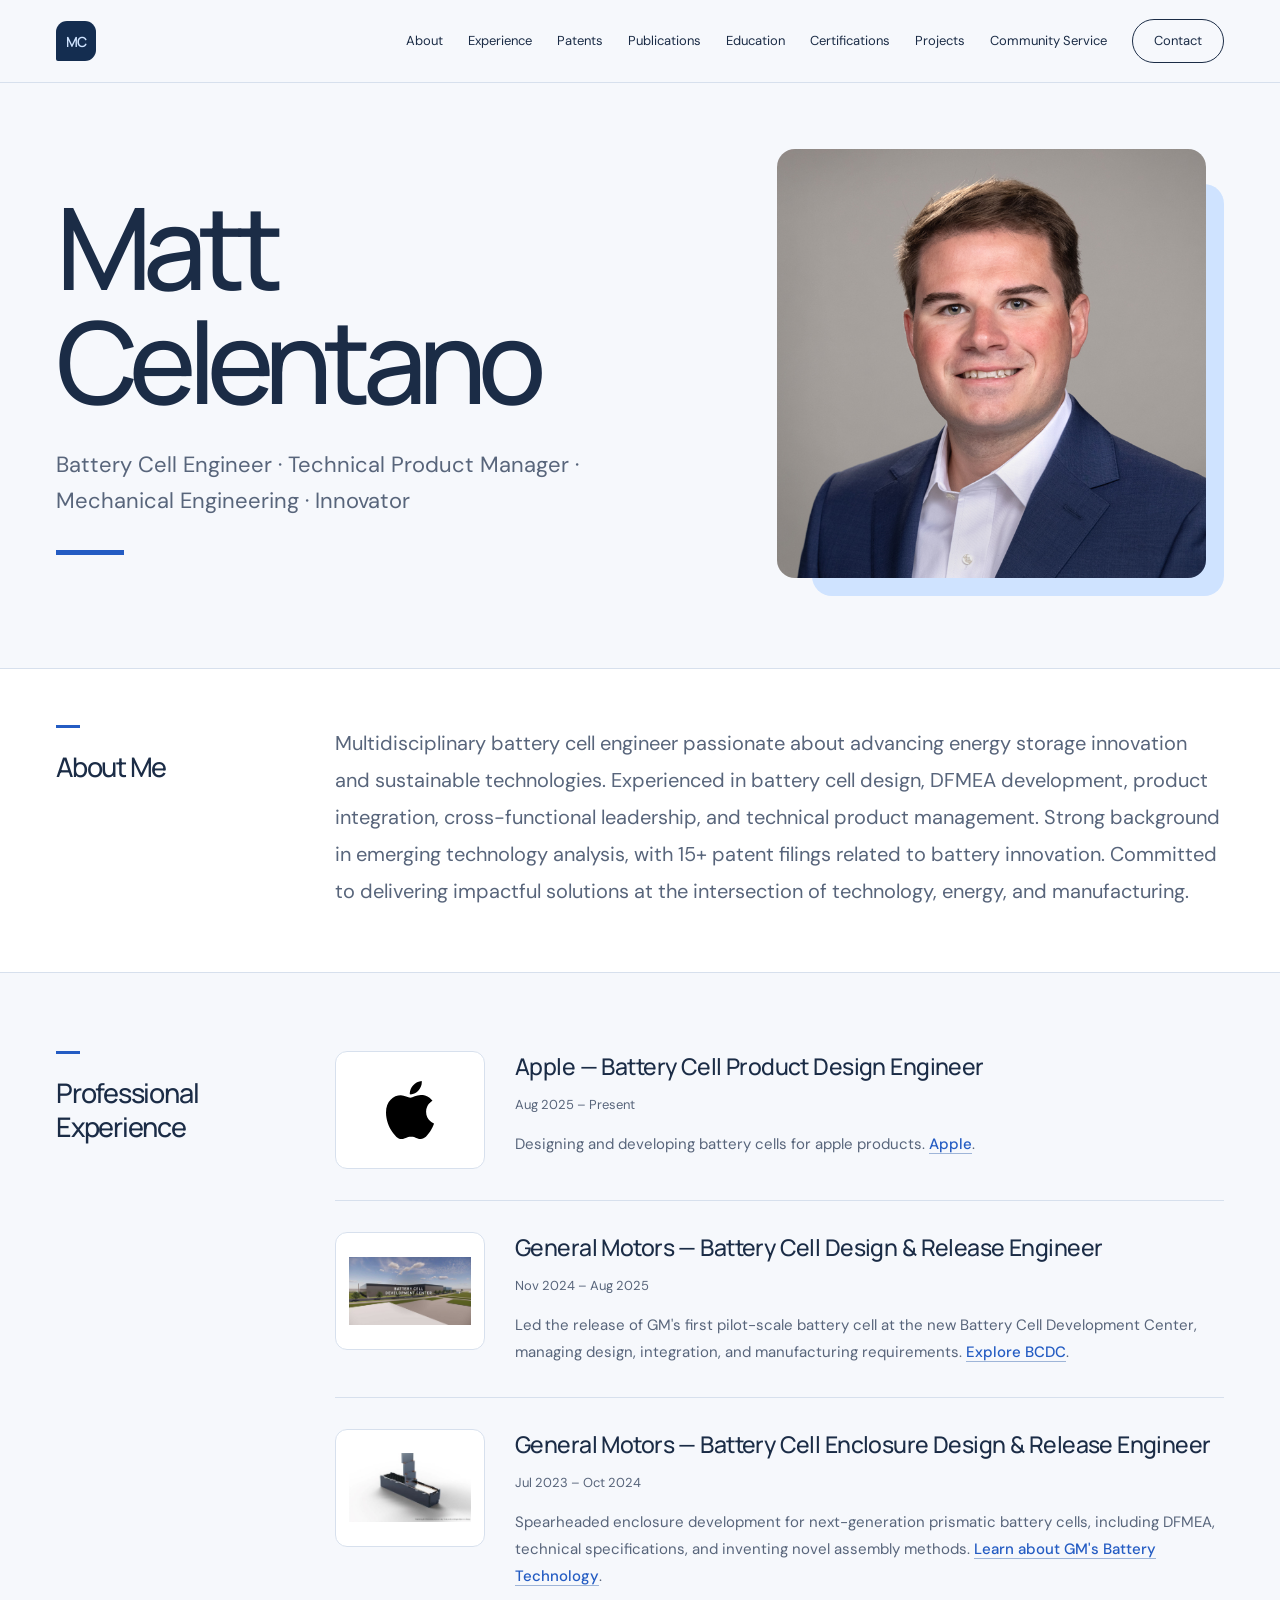
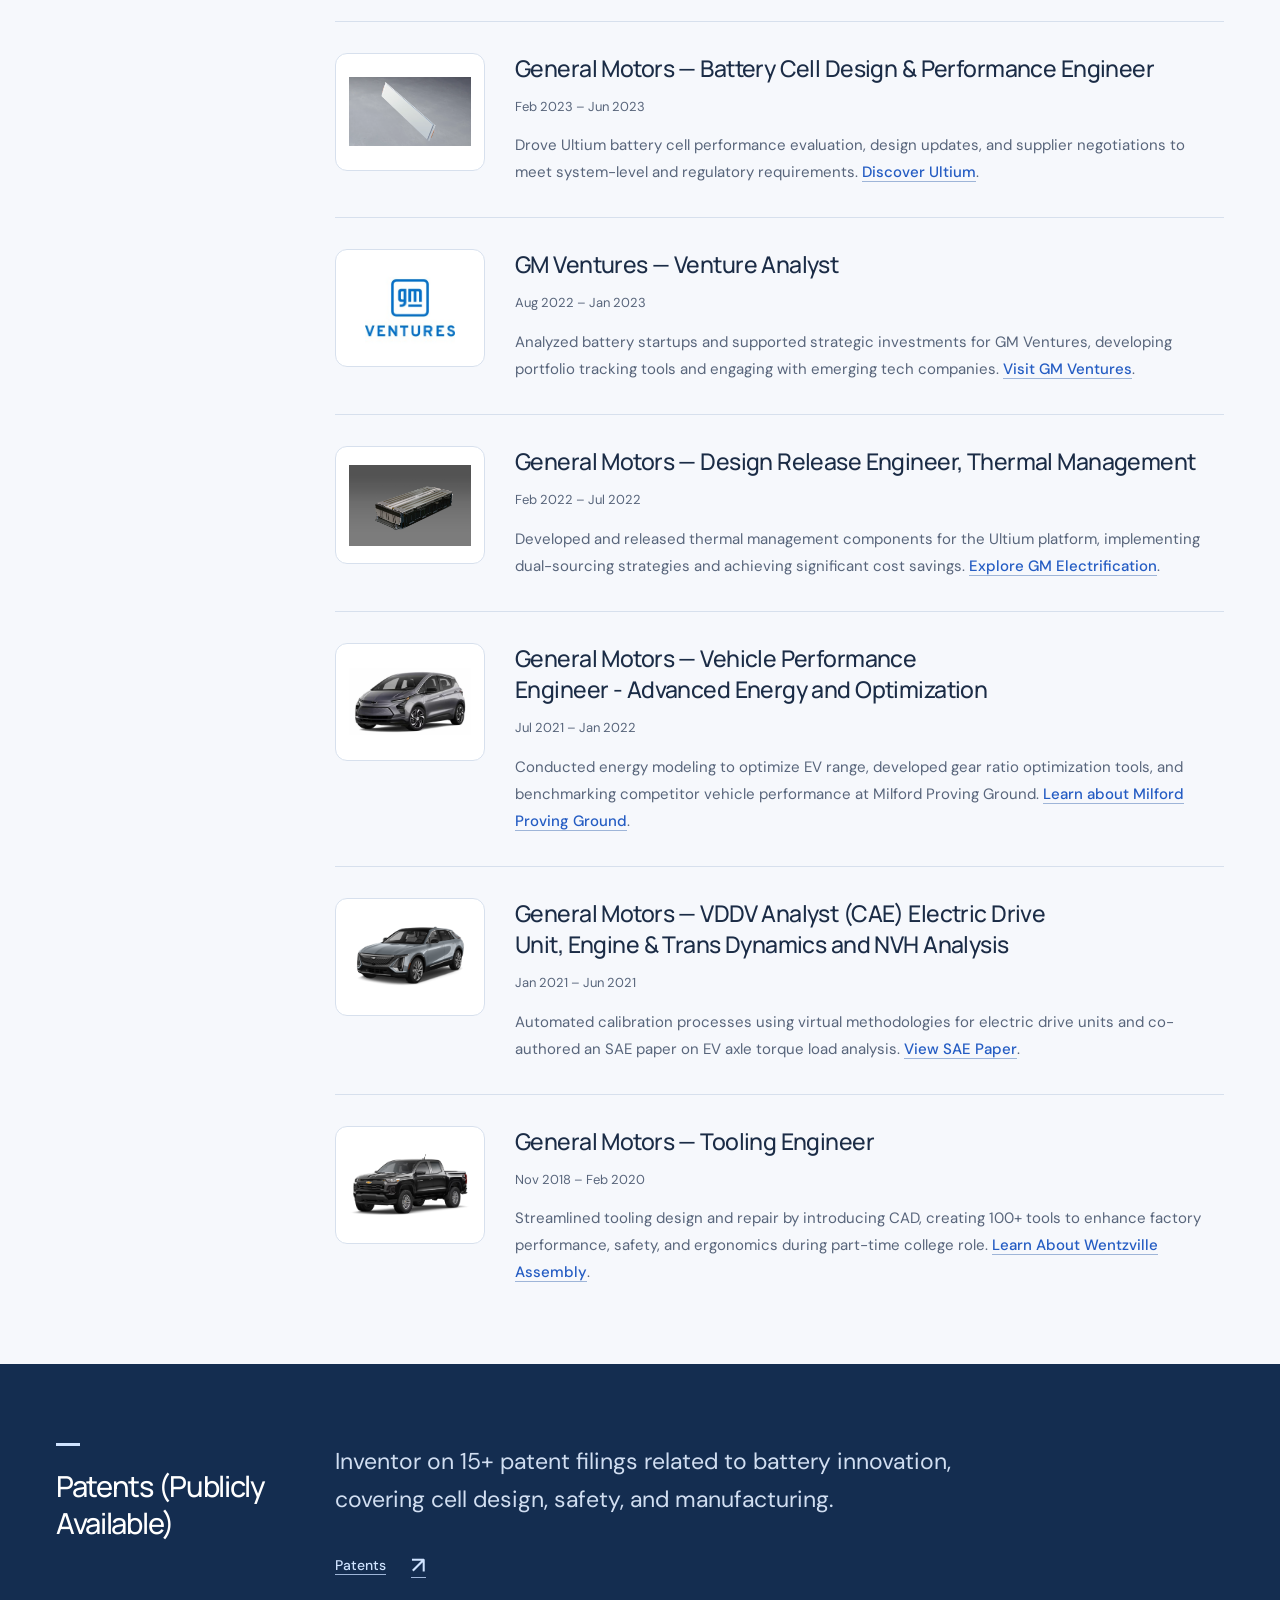
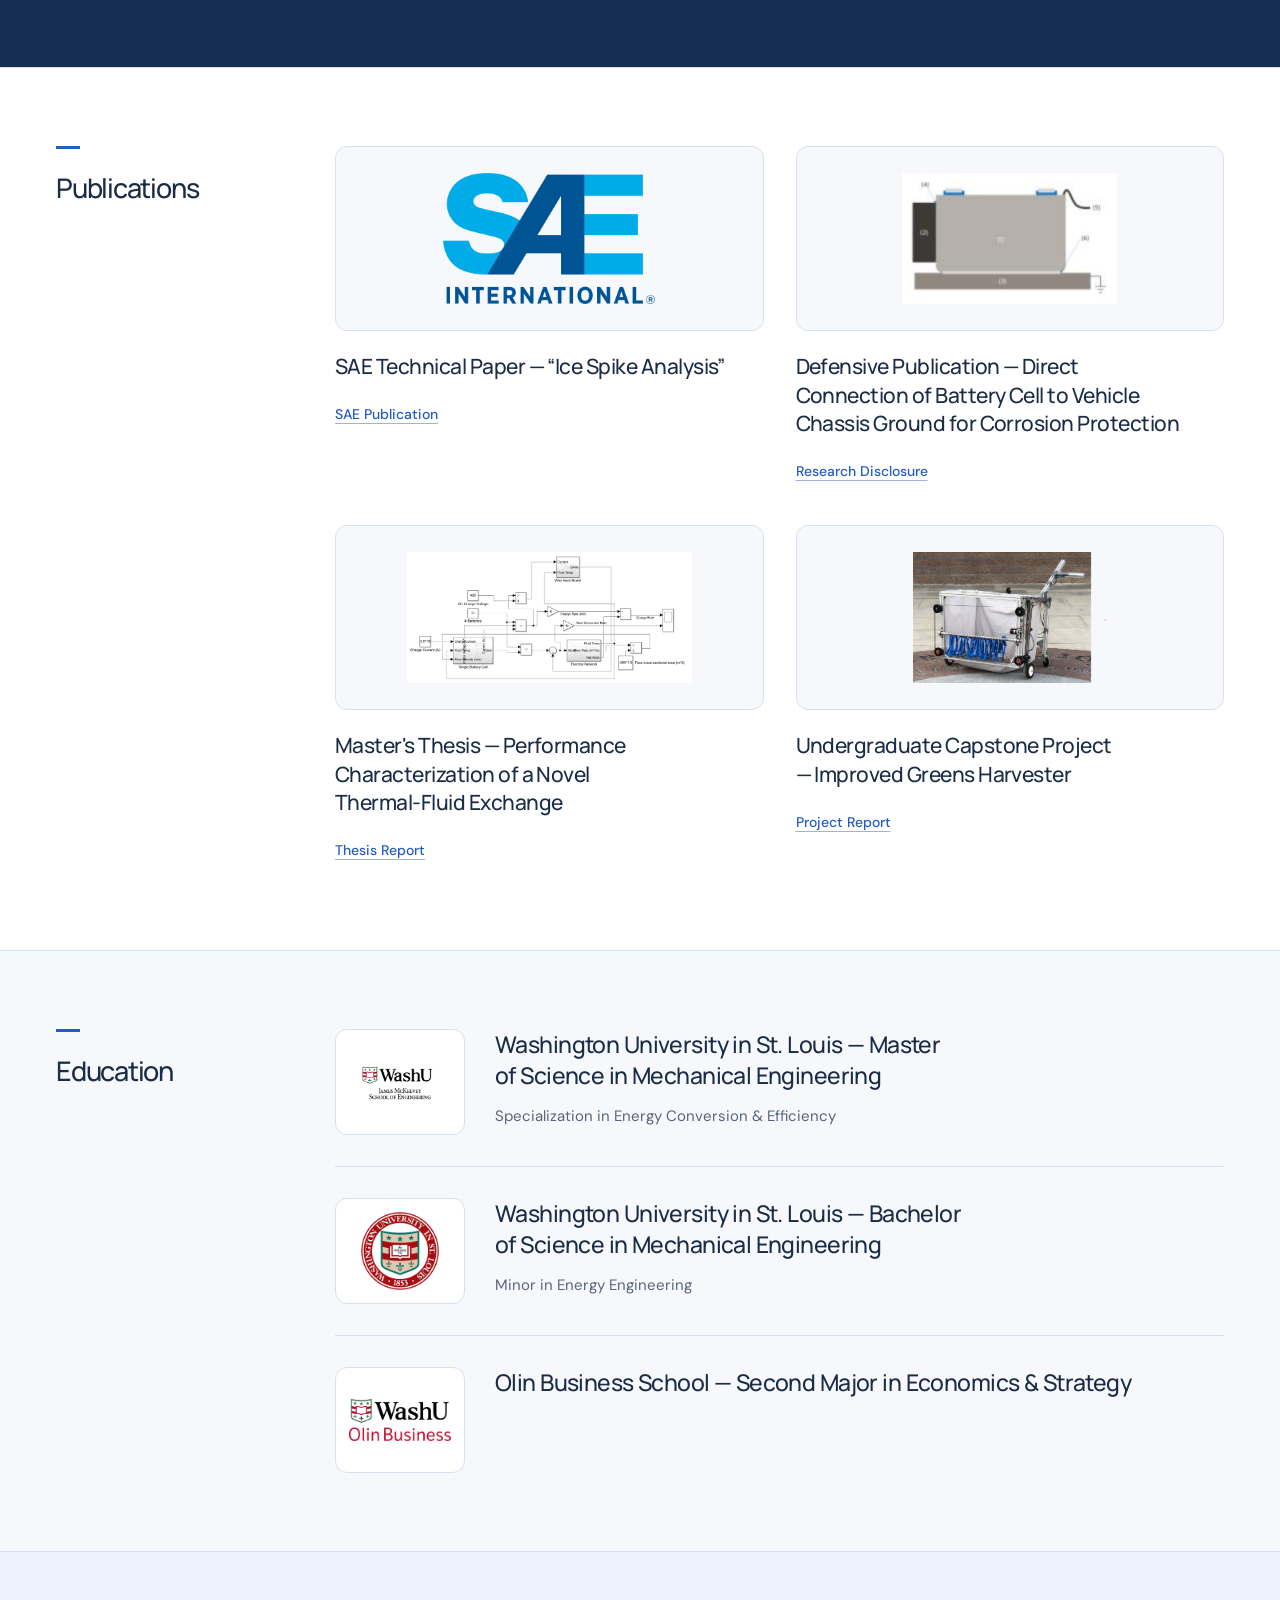
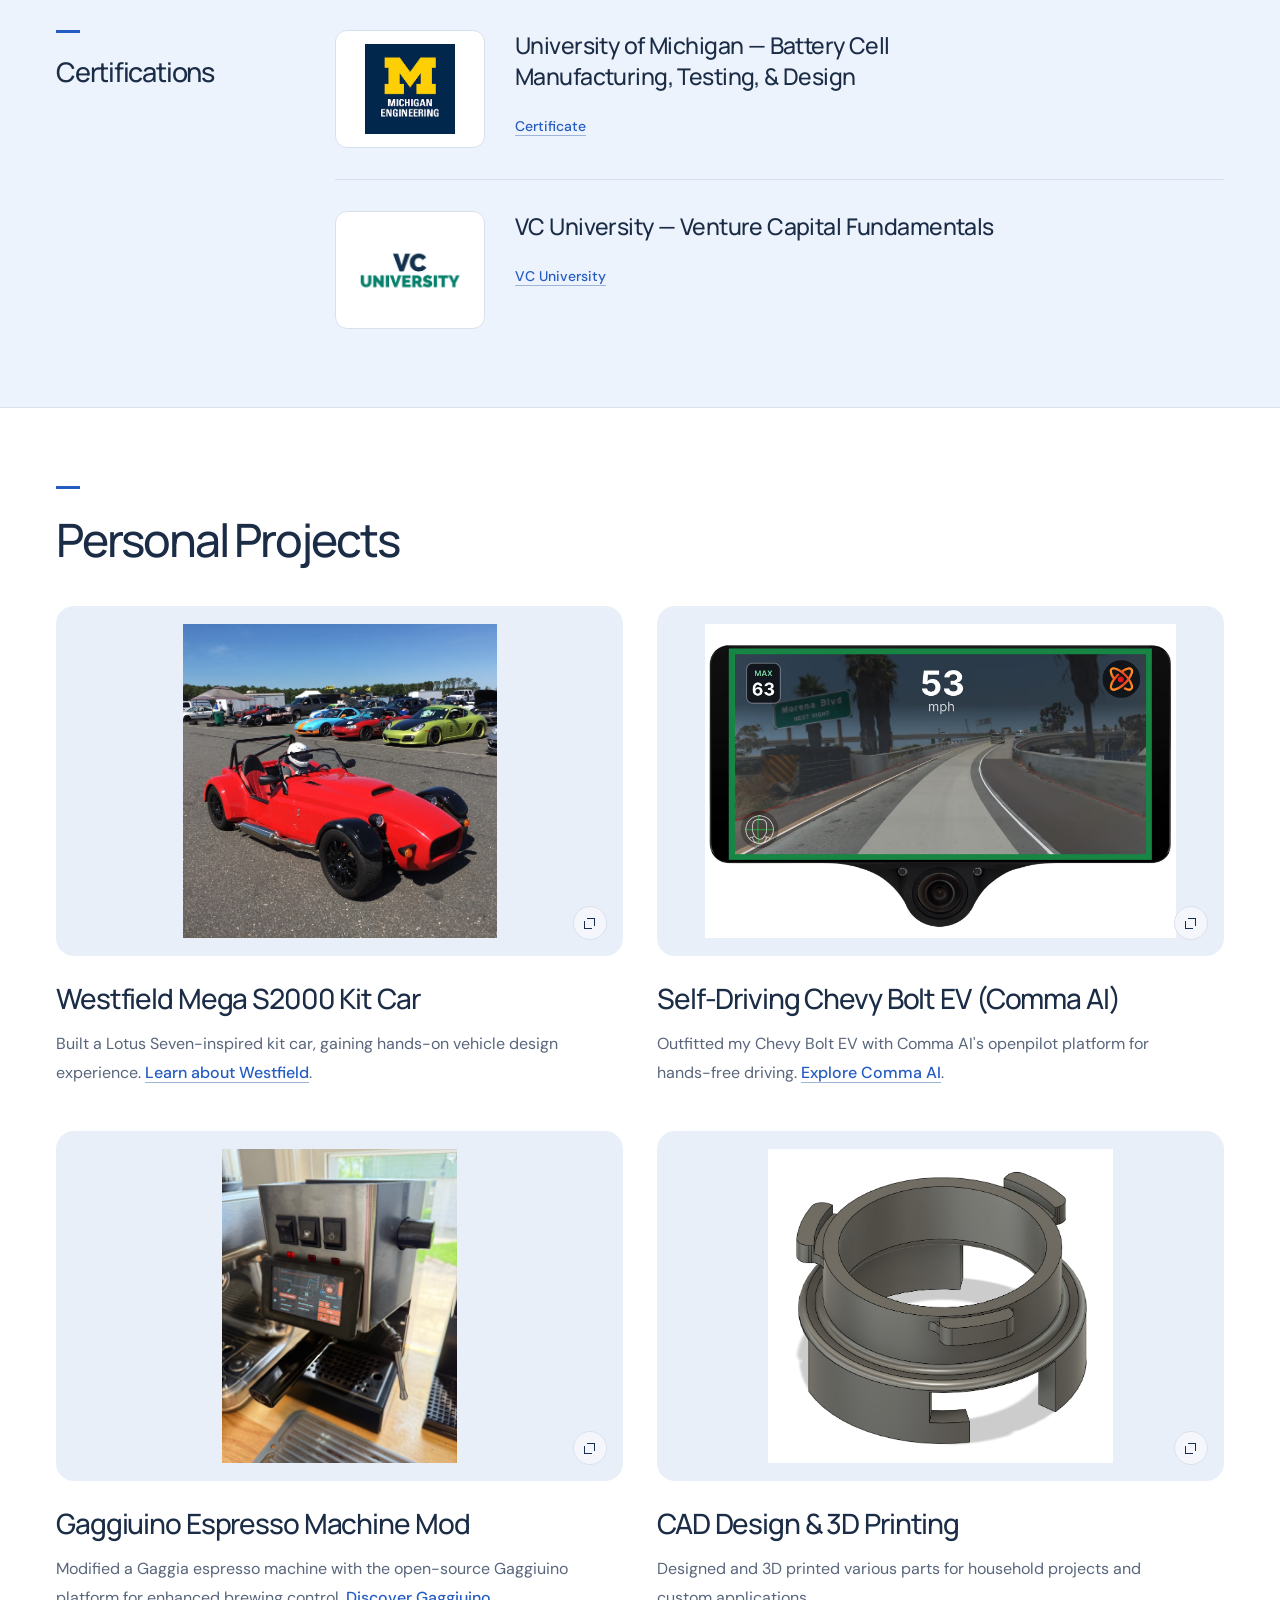
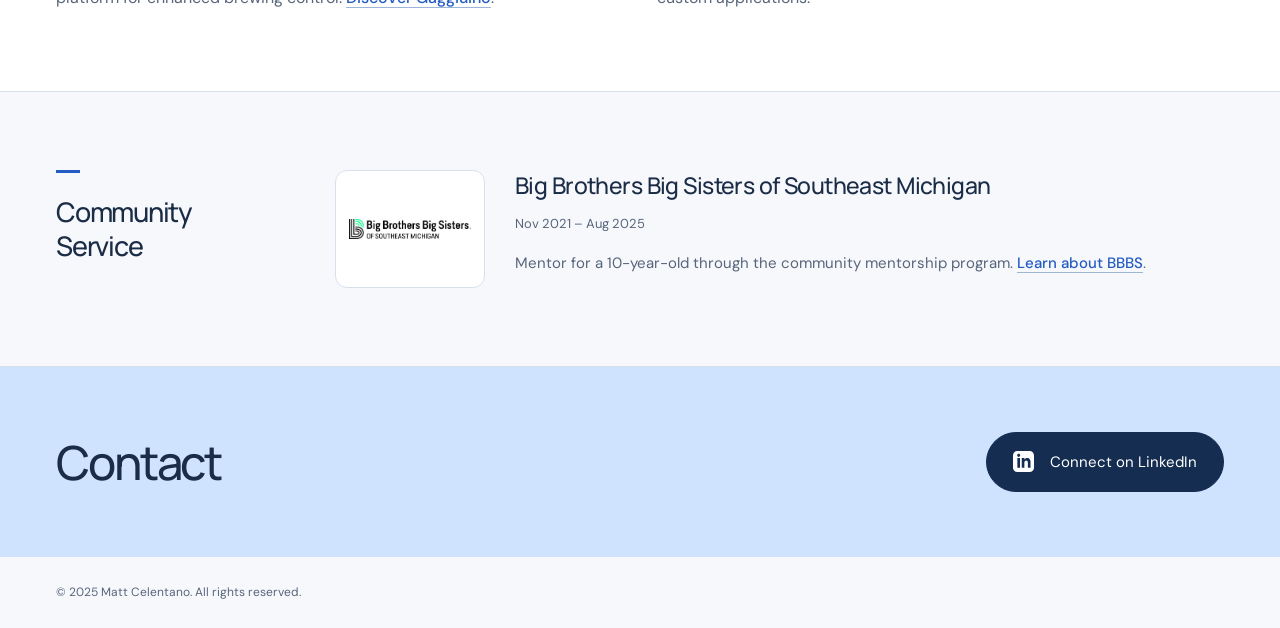
<file: index.html>
<!DOCTYPE html>
<html lang="en">
<head>
<meta charset="UTF-8">
<meta name="viewport" content="width=device-width, initial-scale=1.0">
<title>Matt Celentano — Battery Cell &amp; Mechanical Engineer</title>
<meta name="theme-color" content="#142d50">
<link rel="preconnect" href="https://fonts.googleapis.com">
<link rel="preconnect" href="https://fonts.gstatic.com" crossorigin>
<link href="https://fonts.googleapis.com/css2?family=DM+Sans:wght@400;500;600;700&family=Manrope:wght@400;500;600;700&display=swap" rel="stylesheet">
<link rel="stylesheet" href="portfolio.css?v=a045b45610">
<script src="portfolio.js?v=01a43de734" defer></script>
</head>
<body>
<a class="skip-link" href="#main">Skip to content</a>
<header class="site-header"><div class="wrap nav-inner">
<a class="brand" href="#main" aria-label="Matt Celentano home"><span aria-hidden="true">MC</span></a>
<button class="menu-toggle" type="button" aria-controls="site-navigation" aria-expanded="false">Menu</button>
<nav id="site-navigation" aria-label="Main navigation">
            <ul>
                <li><a href="#about">About</a></li>
                <li><a href="#experience">Experience</a></li>
                <li><a href="#patents">Patents</a></li>
                <li><a href="#publications">Publications</a></li>
                 <li><a href="#education">Education</a></li>
                <li><a href="#certifications">Certifications</a></li>
                <li><a href="#projects">Projects</a></li>
                <li><a href="#community-service">Community Service</a></li>
                <li><a href="#contact">Contact</a></li>
            </ul>
        </nav>
</div></header>
<main id="main">
<section class="hero" aria-labelledby="page-title"><div class="wrap hero-grid">
<div class="hero-copy"><h1 id="page-title">Matt<br>Celentano</h1><p class="hero-description"><span>Battery Cell Engineer ·</span> <span>Technical Product Manager ·</span> <span>Mechanical Engineering ·</span> <span>Innovator</span></p><div class="hero-rule" aria-hidden="true"></div></div>
<div class="hero-portrait"><img width="660" height="660" fetchpriority="high" src="images/headshot.jpg"
             alt="Matt Celentano"></div>
</div></section>
<section id="about" class="section section-about" aria-labelledby="about-title"><div class="wrap section-layout"><div class="section-heading"><h2 id="about-title">About Me</h2></div><div class="section-content"><p>Multidisciplinary battery cell engineer passionate about advancing energy storage innovation and sustainable technologies. Experienced in battery cell design, DFMEA development, product integration, cross-functional leadership, and technical product management. Strong background in emerging technology analysis, with 15+ patent filings related to battery innovation. Committed to delivering impactful solutions at the intersection of technology, energy, and manufacturing.</p></div></div></section><section id="experience" class="section section-experience" aria-labelledby="experience-title"><div class="wrap section-layout"><div class="section-heading"><h2 id="experience-title">Professional Experience</h2></div><div class="section-content"><ul class="entry-list">
                <li class="entry">
                    <button class="image-button" type="button" aria-label="Enlarge Apple"><img width="814" height="1000" loading="lazy" decoding="async" src="images/Apple_logo.svg"
                         alt="Apple"><span class="image-expand" aria-hidden="true"></span></button>
                    <div class="entry-copy">
                        <h3>Apple — Battery Cell Product Design Engineer</h3>
                        <time datetime="2025-08">Aug 2025 – Present</time>
                        <p>Designing and developing battery cells for apple products. <a href="https://apple.com" target="_blank" rel="noopener noreferrer">Apple</a>.</p>
                    </div>
                </li>
                <li class="entry">
                    <button class="image-button" type="button" aria-label="Enlarge Battery Cell Development Center"><img width="1200" height="675" loading="lazy" decoding="async" src="images/BCDC.jpg"
                         alt="Battery Cell Development Center"><span class="image-expand" aria-hidden="true"></span></button>
                    <div class="entry-copy">
                        <h3>General Motors — Battery Cell Design & Release Engineer</h3>
                        <time datetime="2024-11">Nov 2024 – Aug 2025</time>
                        <p>Led the release of GM's first pilot-scale battery cell at the new Battery Cell Development Center, managing design, integration, and manufacturing requirements. <a href="https://gmauthority.com/blog/2024/10/gm-to-open-ev-battery-cell-development-center-in-michigan/" target="_blank" rel="noopener noreferrer">Explore BCDC</a>.</p>
                    </div>
                </li>
                <li class="entry">
                    <button class="image-button" type="button" aria-label="Enlarge Prismatic Module"><img width="585" height="329" loading="lazy" decoding="async" src="images/prismatic_module.jpg"
                         alt="Prismatic Module"><span class="image-expand" aria-hidden="true"></span></button>
                    <div class="entry-copy">
                        <h3>General Motors — Battery Cell Enclosure Design & Release Engineer</h3>
                        <time datetime="2023-07">Jul 2023 – Oct 2024</time>
                        <p>Spearheaded enclosure development for next-generation prismatic battery cells, including DFMEA, technical specifications, and inventing novel assembly methods. <a href="https://investor.gm.com/news-releases/news-release-details/gm-and-lg-energy-solution-extend-battery-technology-partnership" target="_blank" rel="noopener noreferrer">Learn about GM's Battery Technology</a>.</p>
                    </div>
                </li>
                <li class="entry">
                    <button class="image-button" type="button" aria-label="Enlarge Ultium Cell"><img width="925" height="520" loading="lazy" decoding="async" src="images/ultium_cell.png"
                         alt="Ultium Cell"><span class="image-expand" aria-hidden="true"></span></button>
                    <div class="entry-copy">
                        <h3>General Motors — Battery Cell Design & Performance Engineer</h3>
                        <time datetime="2023-02">Feb 2023 – Jun 2023</time>
                        <p>Drove Ultium battery cell performance evaluation, design updates, and supplier negotiations to meet system-level and regulatory requirements. <a href="https://www.gm.com/ultium" target="_blank" rel="noopener noreferrer">Discover Ultium</a>.</p>
                    </div>
                </li>
                <li class="entry">
                    <button class="image-button" type="button" aria-label="Enlarge GM Ventures logo"><img width="200" height="200" loading="lazy" decoding="async" src="images/gmventures_logo.jpeg"
                         alt="GM Ventures logo"><span class="image-expand" aria-hidden="true"></span></button>
                    <div class="entry-copy">
                        <h3>GM Ventures — Venture Analyst</h3>
                        <time datetime="2022-08">Aug 2022 – Jan 2023</time>
                        <p>Analyzed battery startups and supported strategic investments for GM Ventures, developing portfolio tracking tools and engaging with emerging tech companies. <a href="https://www.gmventures.com/" target="_blank" rel="noopener noreferrer">Visit GM Ventures</a>.</p>
                    </div>
                </li>
                <li class="entry">
                    <button class="image-button" type="button" aria-label="Enlarge Ultium Module"><img width="1920" height="1280" loading="lazy" decoding="async" src="images/gm_module.jpg"
                         alt="Ultium Module"><span class="image-expand" aria-hidden="true"></span></button>
                    <div class="entry-copy">
                        <h3>General Motors — Design Release Engineer, Thermal Management</h3>
                        <time datetime="2022-02">Feb 2022 – Jul 2022</time>
                        <p>Developed and released thermal management components for the Ultium platform, implementing dual-sourcing strategies and achieving significant cost savings. <a href="https://www.gm.com/innovation/electrification" target="_blank" rel="noopener noreferrer">Explore GM Electrification</a>.</p>
                    </div>
                </li>
                <li class="entry">
                    <button class="image-button" type="button" aria-label="Enlarge Vehicle Performance Engineering"><img width="728" height="400" loading="lazy" decoding="async" src="images/bolt.avif" alt="Vehicle Performance Engineering"><span class="image-expand" aria-hidden="true"></span></button>
                    <div class="entry-copy">
                        <h3>General Motors — Vehicle Performance Engineer - Advanced Energy and Optimization</h3>
                        <time datetime="2021-07">Jul 2021 – Jan 2022</time>
                        <p>Conducted energy modeling to optimize EV range, developed gear ratio optimization tools, and benchmarking competitor vehicle performance at Milford Proving Ground. <a href="https://en.wikipedia.org/wiki/General_Motors_proving_grounds" target="_blank" rel="noopener noreferrer">Learn about Milford Proving Ground</a>.</p>
                    </div>
                </li>
                <li class="entry">
                    <button class="image-button" type="button" aria-label="Enlarge CAE and NVH Analysis"><img width="652" height="433" loading="lazy" decoding="async" src="images/lyriq.png" alt="CAE and NVH Analysis"><span class="image-expand" aria-hidden="true"></span></button>
                    <div class="entry-copy">
                        <h3>General Motors — VDDV Analyst (CAE) Electric Drive Unit, Engine & Trans Dynamics and NVH Analysis</h3>
                        <time datetime="2021-01">Jan 2021 – Jun 2021</time>
                        <p>Automated calibration processes using virtual methodologies for electric drive units and co-authored an SAE paper on EV axle torque load analysis. <a href="https://www.sae.org/publications/technical-papers/content/2022-01-0680/" target="_blank" rel="noopener noreferrer">View SAE Paper</a>.</p>
                    </div>
                </li>
                <li class="entry">
                    <button class="image-button" type="button" aria-label="Enlarge Tooling Engineering"><img width="1268" height="638" loading="lazy" decoding="async" src="images/colorado.avif" alt="Tooling Engineering"><span class="image-expand" aria-hidden="true"></span></button>
                    <div class="entry-copy">
                        <h3>General Motors — Tooling Engineer</h3>
                        <time datetime="2018-11">Nov 2018 – Feb 2020</time>
                        <p>Streamlined tooling design and repair by introducing CAD, creating 100+ tools to enhance factory performance, safety, and ergonomics during part-time college role. <a href="https://en.wikipedia.org/wiki/Wentzville_Assembly" target="_blank" rel="noopener noreferrer">Learn About Wentzville Assembly</a>.</p>
                    </div>
                </li>
            </ul></div></div></section><section id="patents" class="section section-patents" aria-labelledby="patents-title"><div class="wrap section-layout"><div class="section-heading"><h2 id="patents-title">Patents (Publicly Available)</h2></div><div class="section-content"><ul class="entry-list">
                 <li class="entry">
                     <div class="entry-copy">
                        <p>Inventor on 15+ patent filings related to battery innovation, covering cell design, safety, and manufacturing.</p>
                        <a href="https://patents.google.com/?inventor=Matthew+Arthur+Celentano" target="_blank" rel="noopener noreferrer">Patents</a>
                    </div>
                </li>
            </ul></div></div></section><section id="publications" class="section section-publications" aria-labelledby="publications-title"><div class="wrap section-layout"><div class="section-heading"><h2 id="publications-title">Publications</h2></div><div class="section-content"><ul class="entry-list">
                 <li class="entry">
                    <button class="image-button" type="button" aria-label="Enlarge SAE International Logo"><img width="1200" height="743" loading="lazy" decoding="async" src="images/SAE.png"
                         alt="SAE International Logo"><span class="image-expand" aria-hidden="true"></span></button>
                     <div class="entry-copy">
                        <h3>SAE Technical Paper — “Ice Spike Analysis”</h3>
                        <a href="https://www.sae.org/publications/technical-papers/content/2022-01-0680/" target="_blank" rel="noopener noreferrer">SAE Publication</a>
                    </div>
                </li>
                <li class="entry">
                    <button class="image-button" type="button" aria-label="Enlarge Research Disclosure Logo"><img width="586" height="357" loading="lazy" decoding="async" src="images/defensive_pub.png"
                         alt="Research Disclosure Logo"><span class="image-expand" aria-hidden="true"></span></button>
                    <div class="entry-copy">
                        <h3>Defensive Publication — Direct Connection of Battery Cell to Vehicle Chassis Ground for Corrosion Protection</h3>
                        <a href="https://www.researchdisclosure.com/database/RD725062" target="_blank" rel="noopener noreferrer">Research Disclosure</a>
                    </div>
                </li>
                <li class="entry">
                    <button class="image-button" type="button" aria-label="Enlarge Washington University in St. Louis Logo"><img width="1500" height="690" loading="lazy" decoding="async" src="images/thermal_model.png"
                         alt="Washington University in St. Louis Logo"><span class="image-expand" aria-hidden="true"></span></button>
                    <div class="entry-copy">
                        <h3>Master's Thesis — Performance Characterization of a Novel Thermal-Fluid Exchange</h3>
                        <a href="documents/Energy_Analysis_and_Design_Project.pdf" target="_blank" rel="noopener noreferrer">Thesis Report</a>
                    </div>
                </li>
                <li class="entry">
                    <button class="image-button" type="button" aria-label="Enlarge Washington University in St. Louis Logo"><img width="967" height="657" loading="lazy" decoding="async" src="images/greens_harvester.png"
                         alt="Washington University in St. Louis Logo"><span class="image-expand" aria-hidden="true"></span></button>
                    <div class="entry-copy">
                        <h3>Undergraduate Capstone Project — Improved Greens Harvester</h3>
                        <a href="https://openscholarship.wustl.edu/mems411/133" target="_blank" rel="noopener noreferrer">Project Report</a>
                    </div>
                </li>
            </ul></div></div></section><section id="education" class="section section-education" aria-labelledby="education-title"><div class="wrap section-layout"><div class="section-heading"><h2 id="education-title">Education</h2></div><div class="section-content"><ul class="entry-list">
                <li class="entry">
                    <button class="image-button" type="button" aria-label="Enlarge Washington University in St. Louis Logo"><img width="1200" height="630" loading="lazy" decoding="async" src="images/Mckelvey.png"
                         alt="Washington University in St. Louis Logo"><span class="image-expand" aria-hidden="true"></span></button>
                    <div class="entry-copy">
                        <h3>Washington University in St. Louis — Master of Science in Mechanical Engineering</h3>
                        <p>Specialization in Energy Conversion & Efficiency</p>
                    </div>
                </li>
                <li class="entry">
                    <button class="image-button" type="button" aria-label="Enlarge Washington University in St. Louis Logo"><img width="800" height="800" loading="lazy" decoding="async" src="images/WashU.png"
                         alt="Washington University in St. Louis Logo"><span class="image-expand" aria-hidden="true"></span></button>
                    <div class="entry-copy">
                        <h3>Washington University in St. Louis — Bachelor of Science in Mechanical Engineering</h3>
                        <p>Minor in Energy Engineering</p>
                    </div>
                </li>
                <li class="entry">
                    <button class="image-button" type="button" aria-label="Enlarge Olin Business School Logo"><img width="1024" height="420" loading="lazy" decoding="async" src="images/WashU_Olin_Business.png" alt="Olin Business School Logo"><span class="image-expand" aria-hidden="true"></span></button>
                    <div class="entry-copy">
                        <h3>Olin Business School — Second Major in Economics & Strategy</h3>
                    </div>
                </li>
            </ul></div></div></section><section id="certifications" class="section section-certifications" aria-labelledby="certifications-title"><div class="wrap section-layout"><div class="section-heading"><h2 id="certifications-title">Certifications</h2></div><div class="section-content"><ul class="entry-list">
                <li class="entry">
                    <button class="image-button" type="button" aria-label="Enlarge University of Michigan seal"><img width="225" height="225" loading="lazy" decoding="async" src="images/um_logo.png"
                         alt="University of Michigan seal"><span class="image-expand" aria-hidden="true"></span></button>
                    <div class="entry-copy">
                        <h3>University of Michigan — Battery Cell Manufacturing, Testing, & Design</h3>
                        <a href="https://certificates.ope.engin.umich.edu/3f7efc55-f5c8-45ad-86db-ecf1f24471e5#acc.9vIKdmuB" target="_blank" rel="noopener noreferrer">Certificate</a>
                    </div>
                </li>
                <li class="entry">
                    <button class="image-button" type="button" aria-label="Enlarge VC University logo"><img width="2000" height="969" loading="lazy" decoding="async" src="images/vcuniversity.webp"
                         alt="VC University logo"><span class="image-expand" aria-hidden="true"></span></button>
                    <div class="entry-copy">
                        <h3>VC University — Venture Capital Fundamentals</h3>
                        <a href="https://venturecapitaluniversity.com/" target="_blank" rel="noopener noreferrer">VC University</a>
                    </div>
                </li>
            </ul></div></div></section><section id="projects" class="section section-projects" aria-labelledby="projects-title"><div class="wrap section-layout"><div class="section-heading"><h2 id="projects-title">Personal Projects</h2></div><div class="section-content"><ul class="entry-list">
                 <li class="entry">
                    <button class="image-button" type="button" aria-label="Enlarge Westfield Mega S2000 Kit Car"><img width="1430" height="1430" loading="lazy" decoding="async" src="images/westfield.jpg"
                         alt="Westfield Mega S2000 Kit Car"><span class="image-expand" aria-hidden="true"></span></button>
                    <div class="entry-copy">
                        <h3>Westfield Mega S2000 Kit Car</h3>
                        <p>Built a Lotus Seven-inspired kit car, gaining hands-on vehicle design experience. <a href="https://www.westfield-sportscars.co.uk/" target="_blank" rel="noopener noreferrer">Learn about Westfield</a>.</p>
                    </div>
                </li>
                <li class="entry">
                    <button class="image-button" type="button" aria-label="Enlarge Self-Driving Chevy Bolt EV (Comma AI)"><img width="1680" height="1120" loading="lazy" decoding="async" src="images/comma3.avif"
                         alt="Self-Driving Chevy Bolt EV (Comma AI)"><span class="image-expand" aria-hidden="true"></span></button>
                    <div class="entry-copy">
                        <h3>Self-Driving Chevy Bolt EV (Comma AI)</h3>
                        <p>Outfitted my Chevy Bolt EV with Comma AI's openpilot platform for hands-free driving. <a href="https://github.com/commaai" target="_blank" rel="noopener noreferrer">Explore Comma AI</a>.</p>
                    </div>
                </li>
                <li class="entry">
                    <button class="image-button" type="button" aria-label="Enlarge Gaggiuino Espresso Machine Mod"><img width="480" height="640" loading="lazy" decoding="async" src="images/gaggiuino.jpg"
                         alt="Gaggiuino Espresso Machine Mod"><span class="image-expand" aria-hidden="true"></span></button>
                    <div class="entry-copy">
                        <h3>Gaggiuino Espresso Machine Mod</h3>
                        <p>Modified a Gaggia espresso machine with the open-source Gaggiuino platform for enhanced brewing control. <a href="https://gaggiuino.github.io/#/?id=home" target="_blank" rel="noopener noreferrer">Discover Gaggiuino</a>.</p>
                    </div>
                </li>
                <li class="entry">
                    <button class="image-button" type="button" aria-label="Enlarge CAD Design &amp; 3D Printing"><img width="1017" height="923" loading="lazy" decoding="async" src="images/portafilter.png"
                         alt="CAD Design & 3D Printing"><span class="image-expand" aria-hidden="true"></span></button>
                    <div class="entry-copy">
                        <h3>CAD Design & 3D Printing</h3>
                        <p>Designed and 3D printed various parts for household projects and custom applications.</p>
                    </div>
                </li>
            </ul></div></div></section><section id="community-service" class="section section-community-service" aria-labelledby="community-service-title"><div class="wrap section-layout"><div class="section-heading"><h2 id="community-service-title">Community Service</h2></div><div class="section-content"><ul class="entry-list">
                 <li class="entry">
                    <button class="image-button" type="button" aria-label="Enlarge Big Brothers Big Sisters Logo"><img width="614" height="102" loading="lazy" decoding="async" src="images/BBBS.jpg" alt="Big Brothers Big Sisters Logo"><span class="image-expand" aria-hidden="true"></span></button>
                    <div class="entry-copy">
                        <h3>Big Brothers Big Sisters of Southeast Michigan</h3>
                        <time datetime="2021-11">Nov 2021 – Aug 2025</time>
                        <p>Mentor for a 10-year-old through the community mentorship program. <a href="https://www.bbbssoutheastmi.org/" target="_blank" rel="noopener noreferrer">Learn about BBBS</a>.</p>
                    </div>
                </li>
            </ul></div></div></section><section id="contact" class="section section-contact" aria-labelledby="contact-title"><div class="wrap section-layout"><div class="section-heading"><h2 id="contact-title">Contact</h2></div><div class="section-content"><p>
                <a href="https://www.linkedin.com/in/matt-celentano/" target="_blank" rel="noopener noreferrer">
            <svg fill="currentColor" viewBox="0 0 24 24" aria-hidden="true"><path d="M19 0h-14c-2.761 0-5 2.239-5 5v14c0 2.761 2.239 5 5 5h14c2.762 0 5-2.239 5-5v-14c0-2.761-2.238-5-5-5zm-11 19h-3v-11h3v11zm-1.5-12.268c-.966 0-1.75-.79-1.75-1.764s.784-1.764 1.75-1.764 1.75.79 1.75 1.764-.783 1.764-1.75 1.764zm13.5 12.268h-3v-5.604c0-3.368-4-3.113-4 0v5.604h-3v-11h3v1.765c1.396-2.586 7-2.777 7 2.476v6.759z"/></svg>
            <span>Connect on LinkedIn</span>
        </a>
            </p></div></div></section>
</main>
<dialog id="imageModal" class="image-modal" aria-label="Image preview"><button class="modal-close" id="modalCloseButton" type="button" aria-label="Close image preview">&times;</button><img class="modal-content" id="expandedImage" alt=""></dialog>
<footer class="site-footer"><div class="wrap">
        <p>&copy; 2025 Matt Celentano. All rights reserved.</p>
    </div></footer>
</body>
</html>
</file>
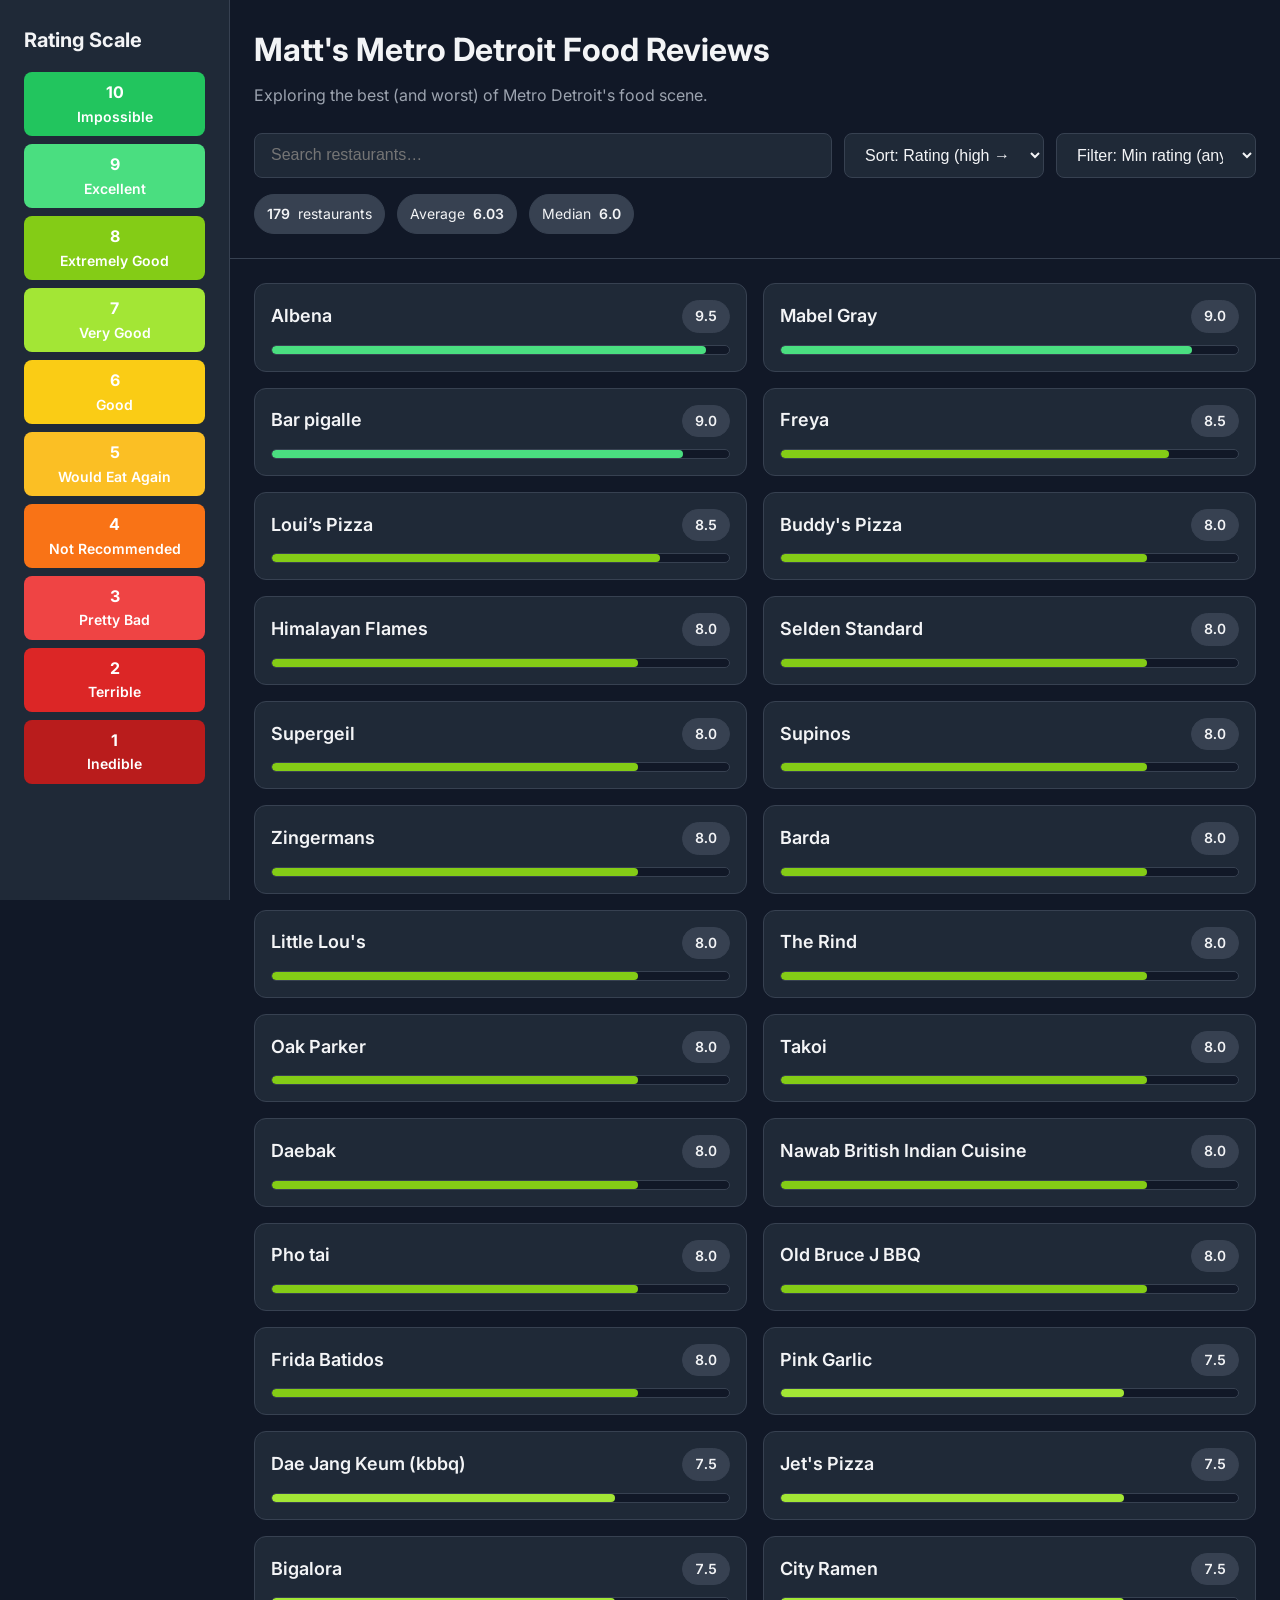
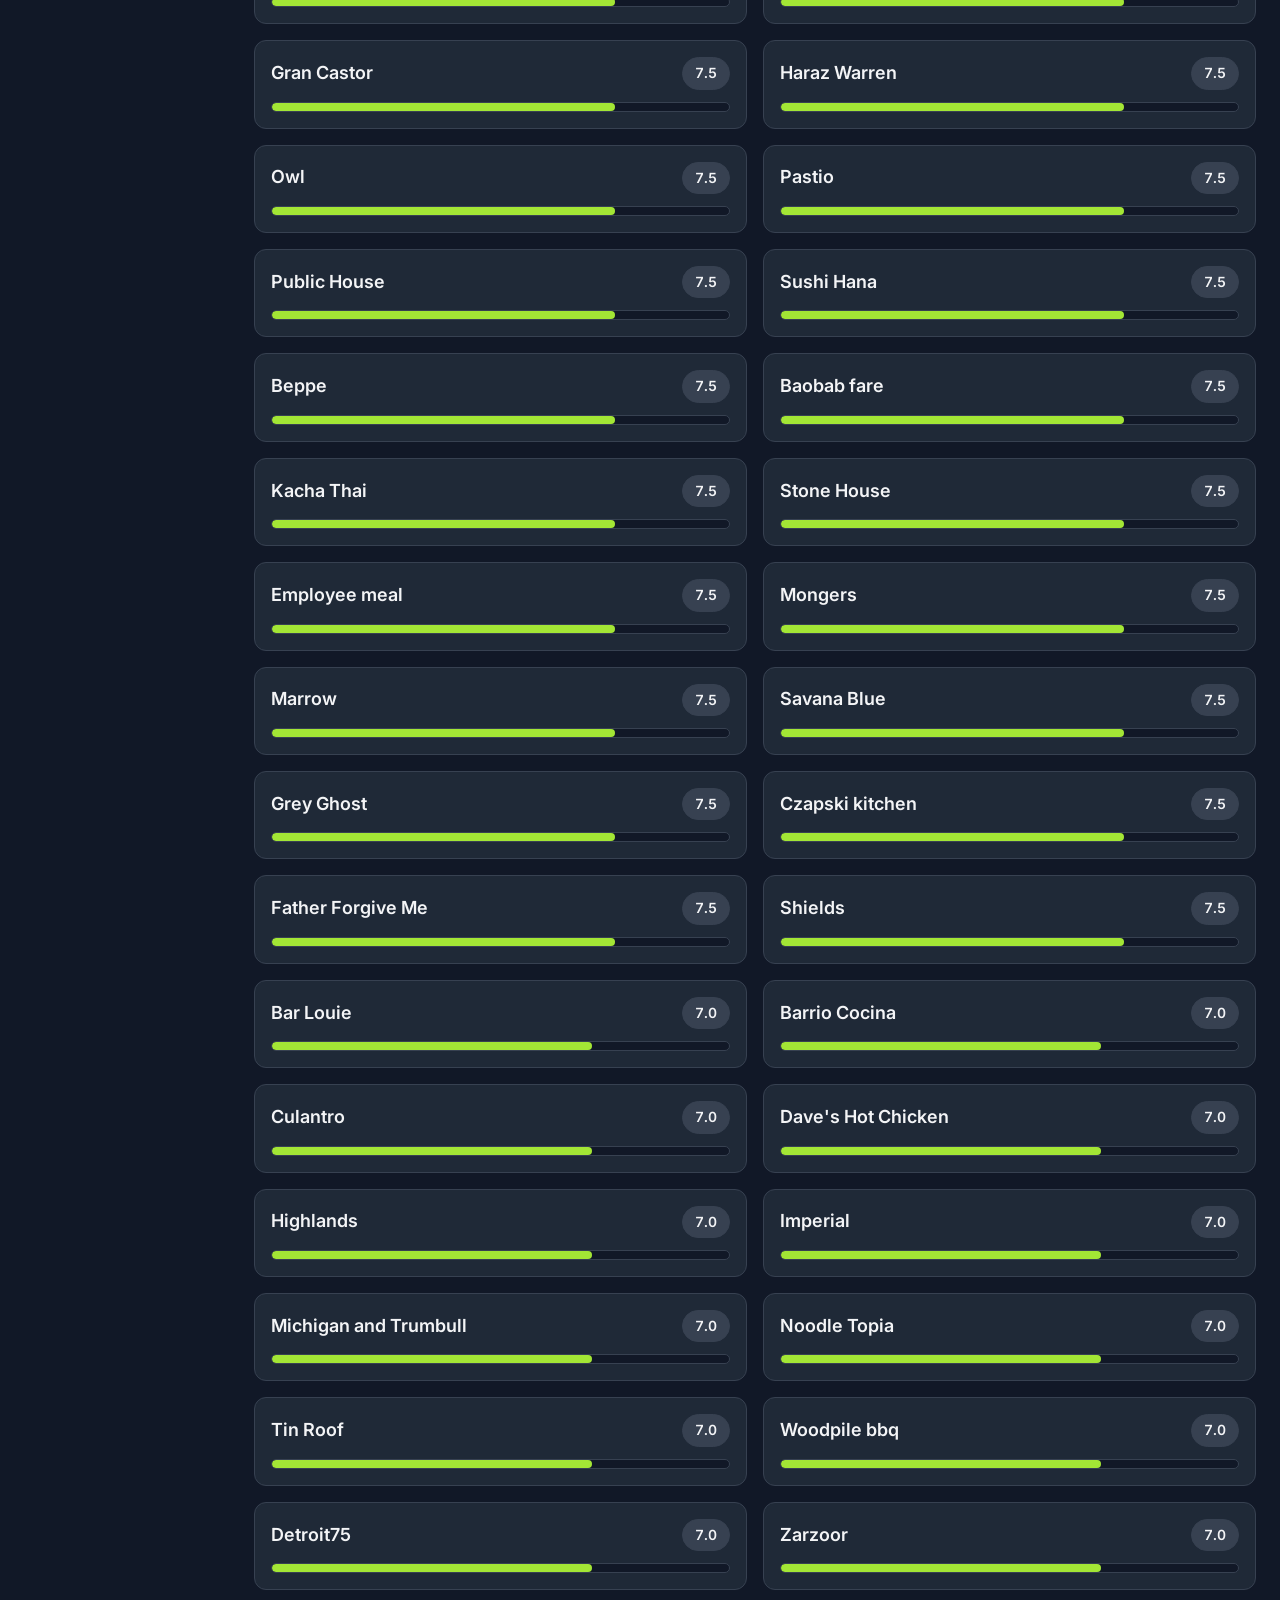
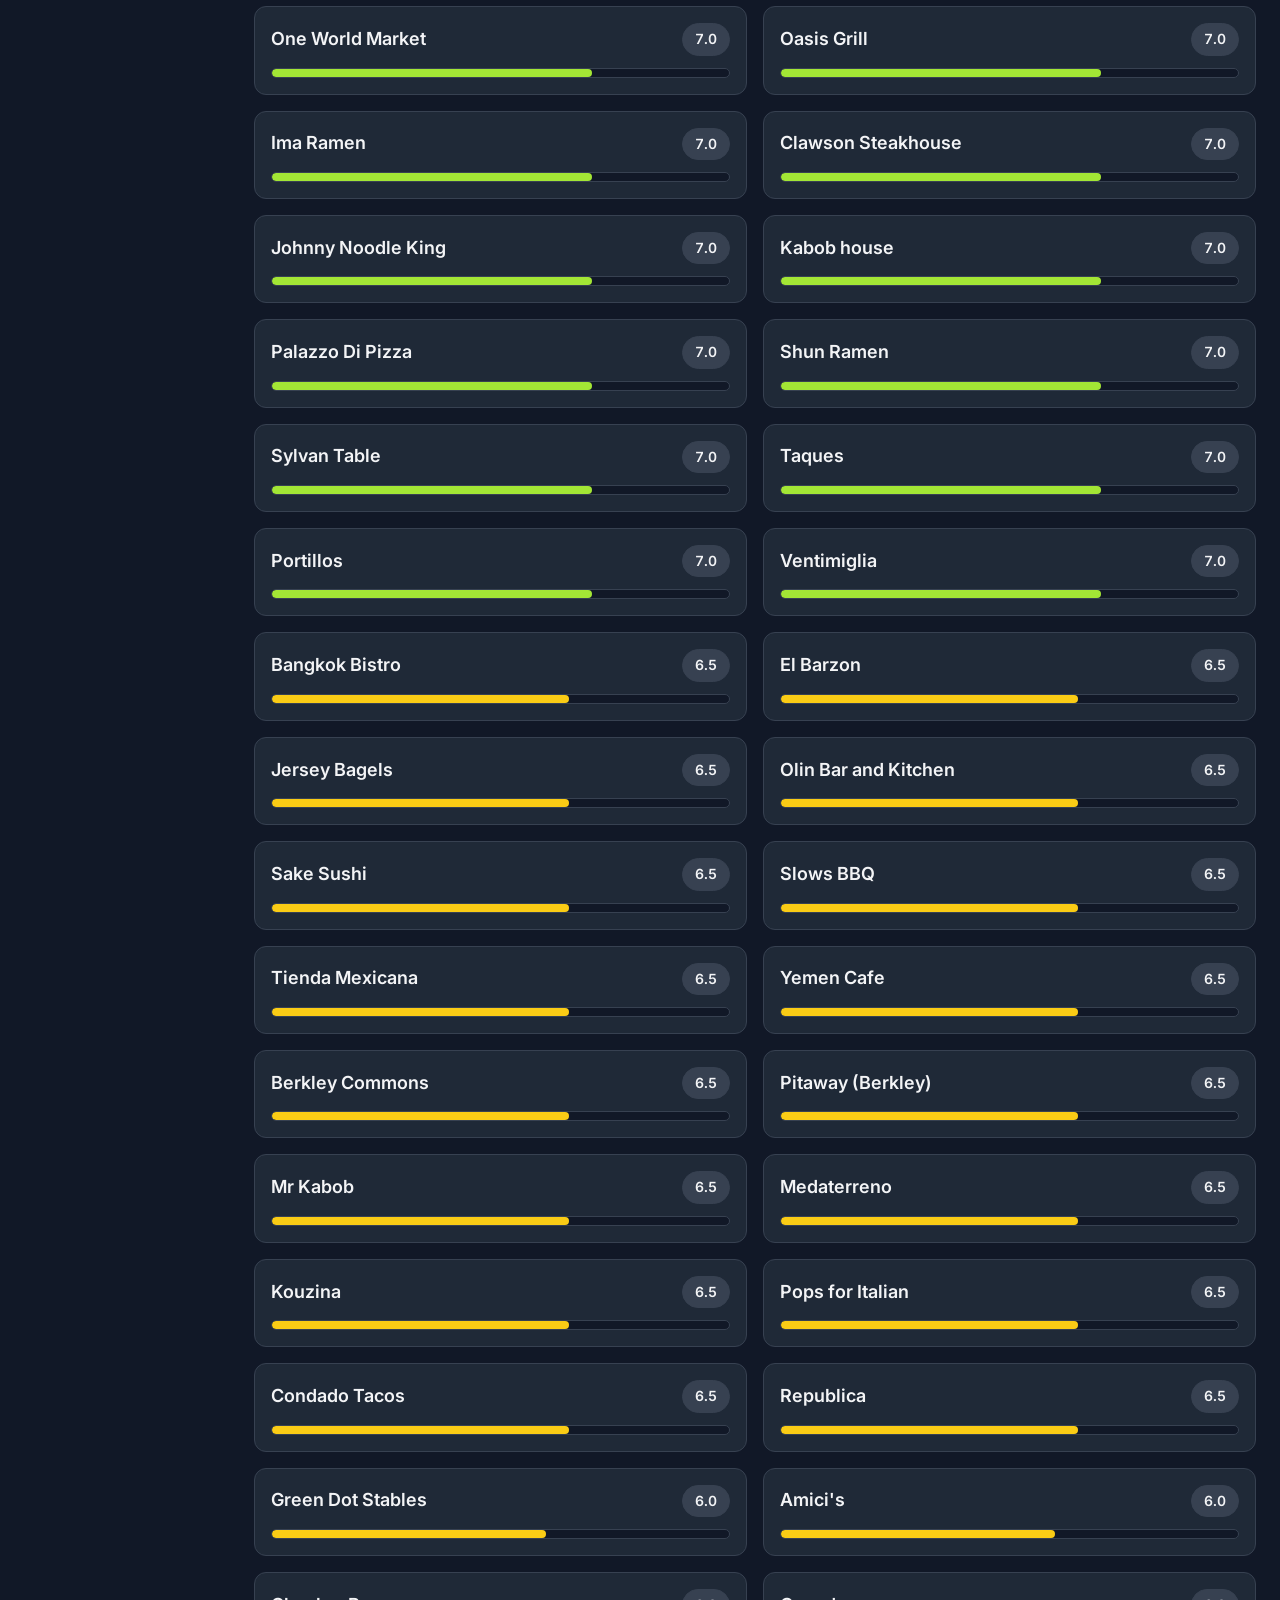
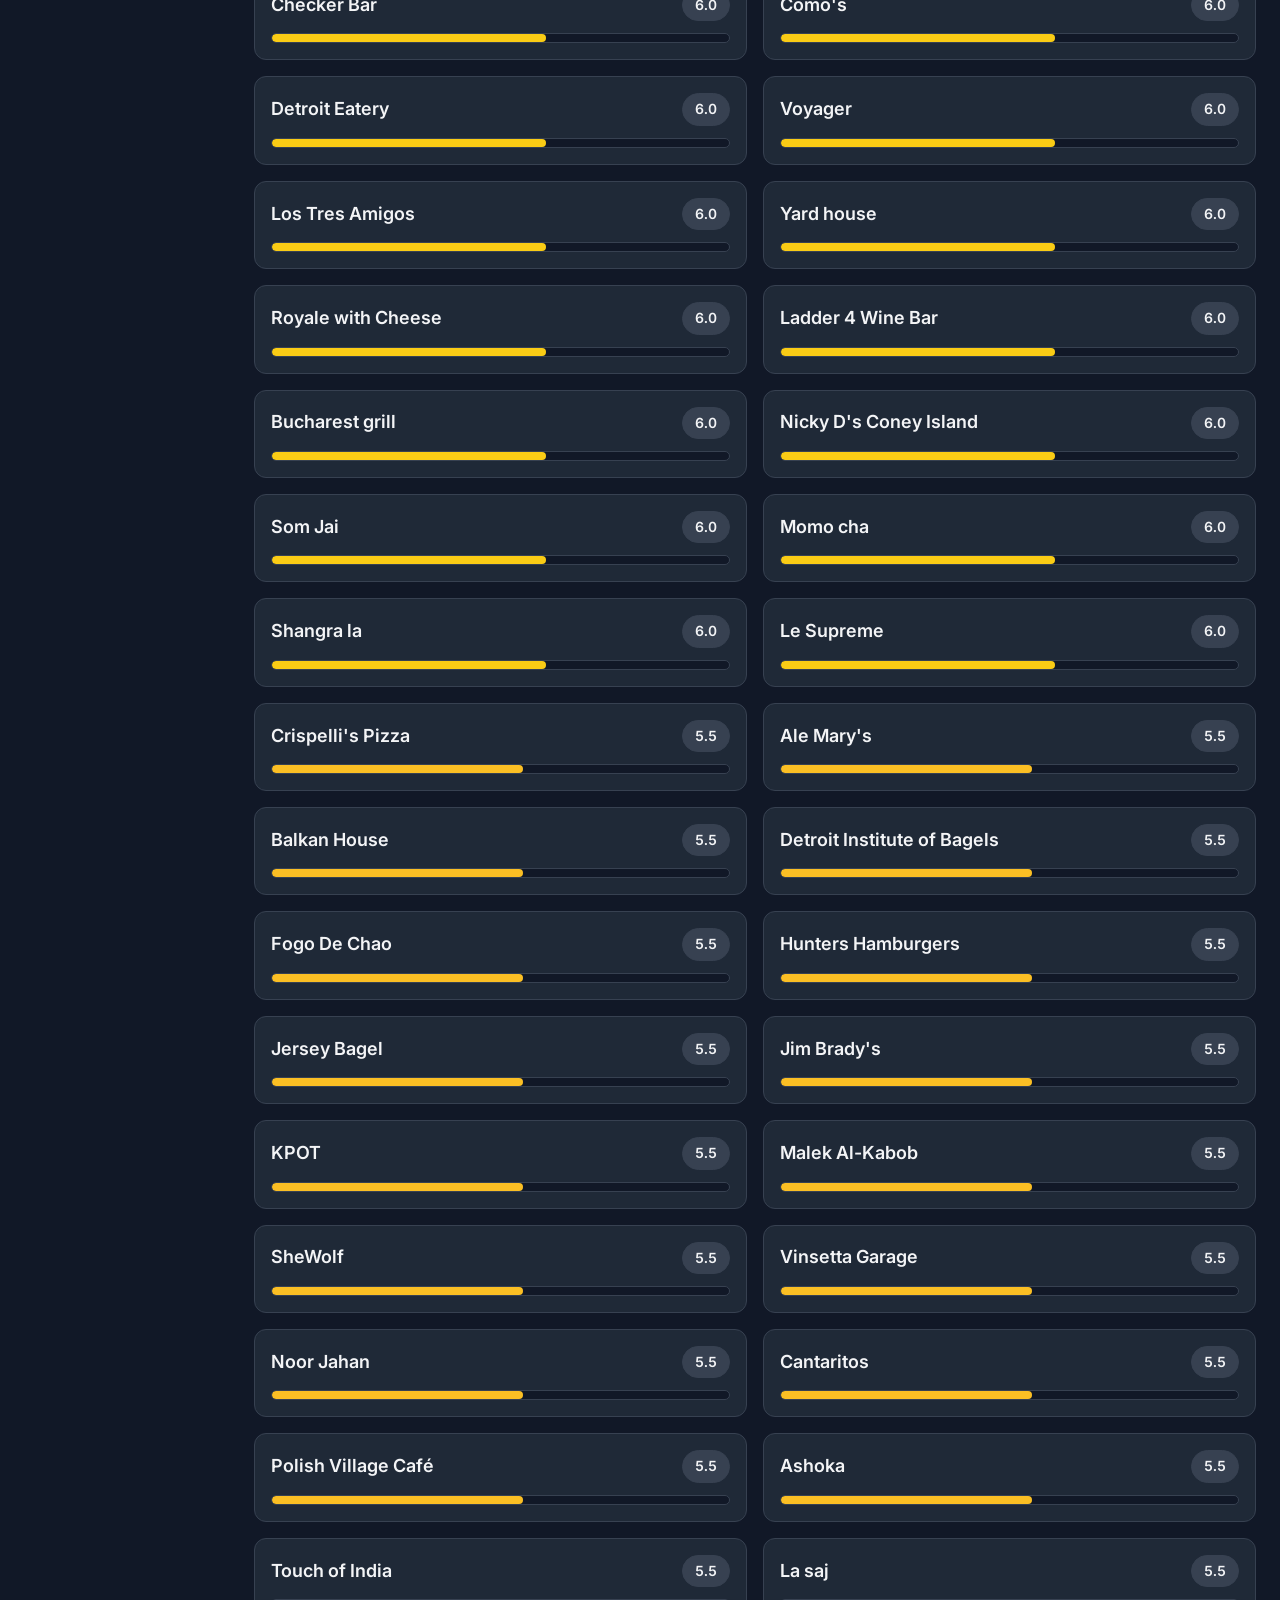
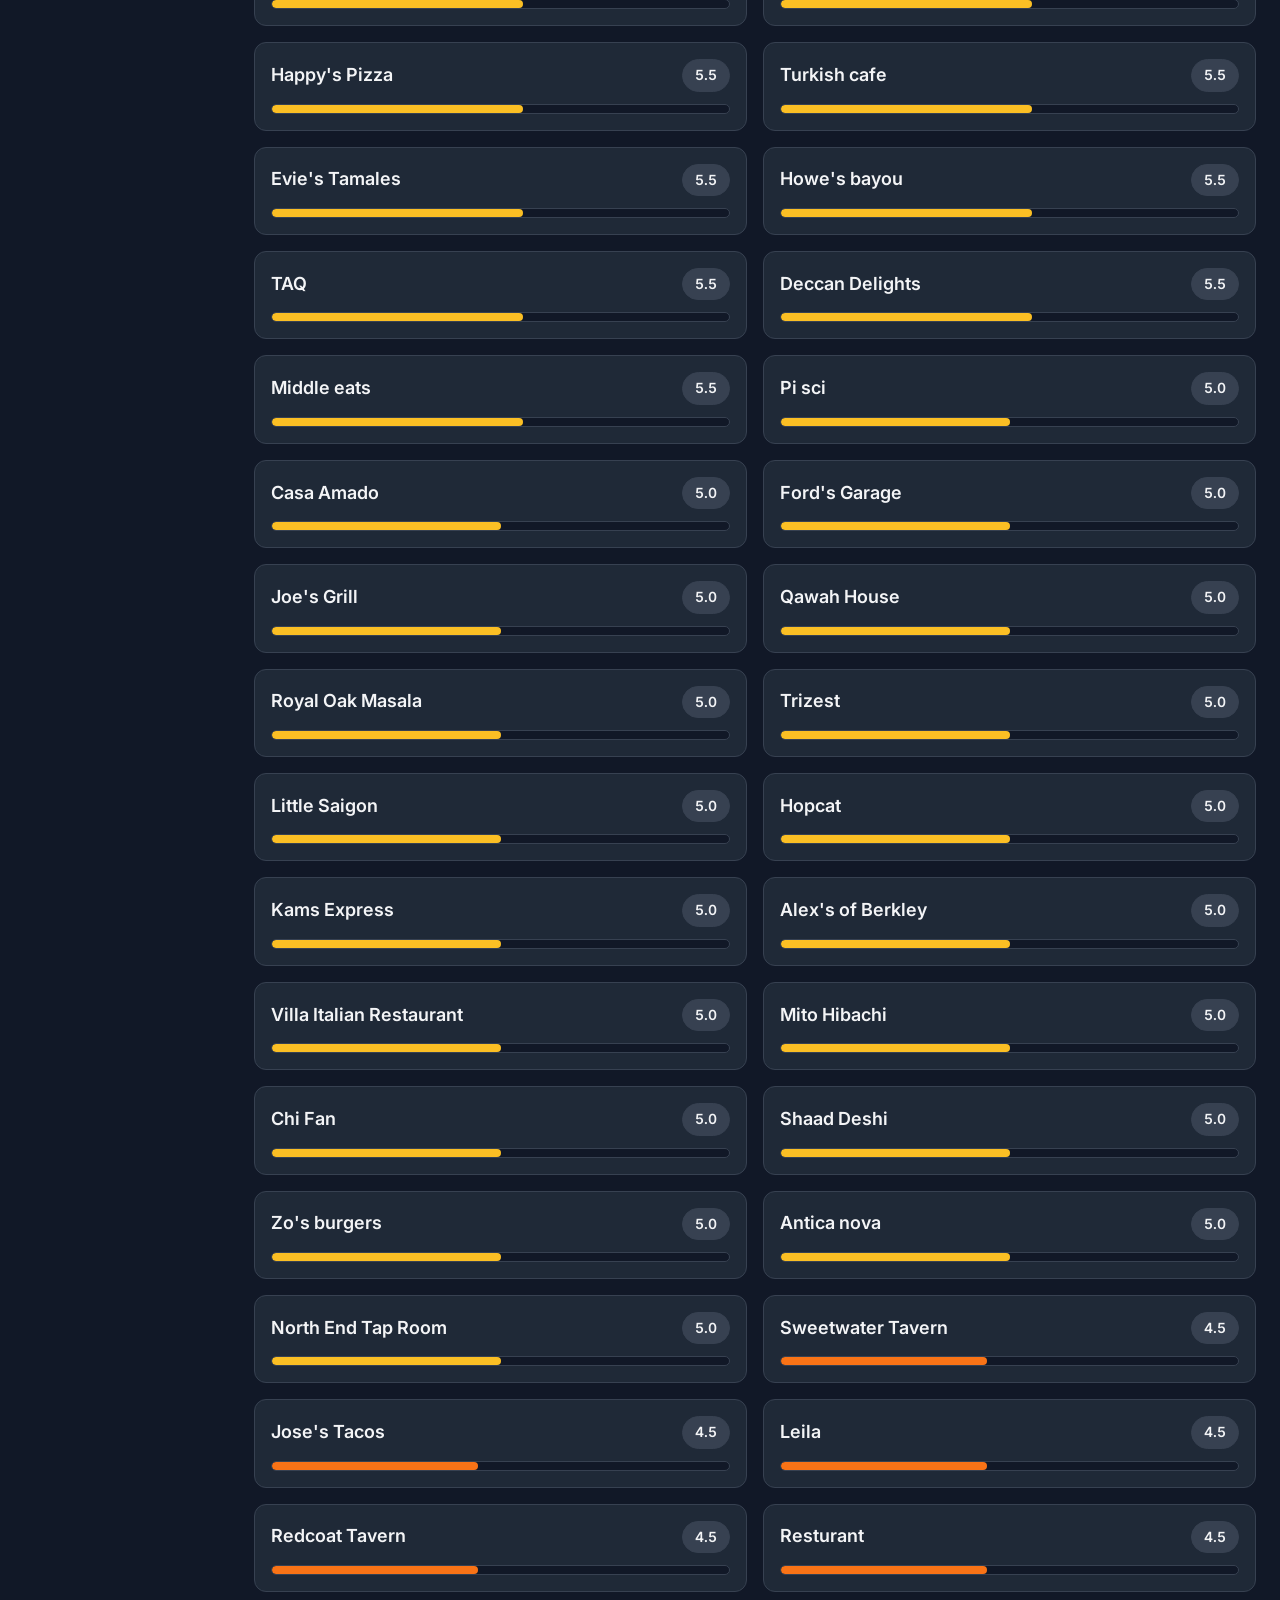
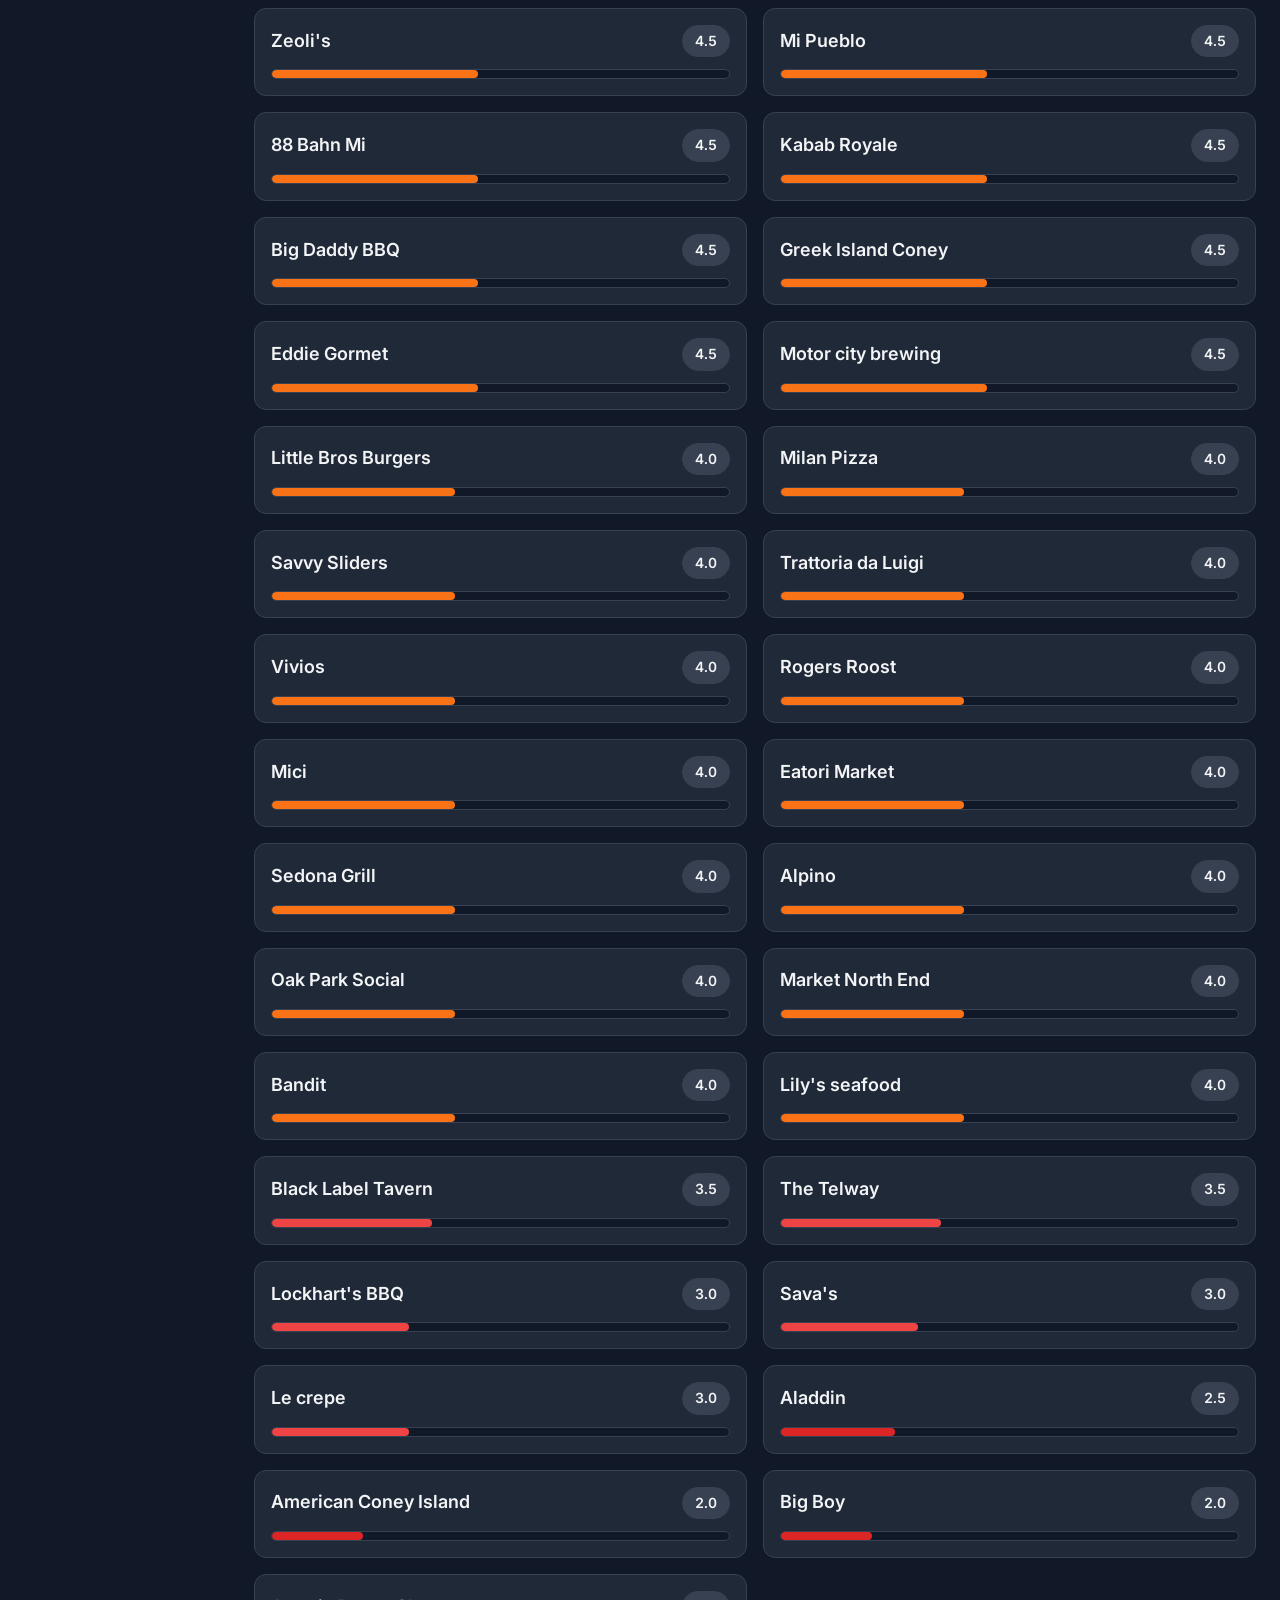
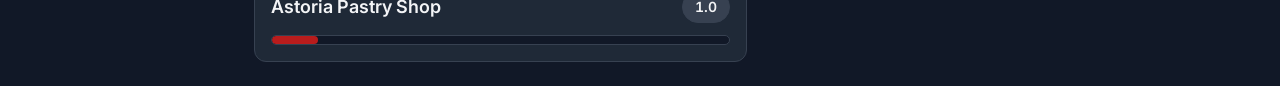
<file: metro_detroit_food_reviews.html>
<!doctype html>
<html lang="en">
<head>
  <meta charset="utf-8" />
  <meta name="viewport" content="width=device-width, initial-scale=1" />
  <title>Matt's Metro Detroit Food Reviews</title>
  <!-- Link to Google Fonts for the 'Inter' font -->
  <link rel="preconnect" href="https://fonts.googleapis.com">
  <link rel="preconnect" href="https://fonts.gstatic.com" crossorigin>
  <link href="https://fonts.googleapis.com/css2?family=Inter:wght@400;600;700&display=swap" rel="stylesheet">
  <style>
    /* * ==============================================
     * CSS Variables for Theming
     * ==============================================
     */
    :root {
      --bg: #111827; /* Dark blue-gray background */
      --panel: #1f2937; /* Slightly lighter panel color */
      --card: #1f2937; /* Card background */
      --text: #f3f4f6; /* Light gray text for high contrast */
      --muted: #9ca3af; /* Muted text for subtitles and secondary info */
      --accent: #3b82f6; /* A vibrant blue for accents and focus states */
      --border: #374151; /* Subtle border color */
      --chip: #374151; /* Background for pills/tags */
    }

    /* * ==============================================
     * General Body and Layout Styles
     * ==============================================
     */
    * { 
      box-sizing: border-box; 
    }

    body {
      margin: 0;
      background: var(--bg);
      color: var(--text);
      font-family: 'Inter', system-ui, -apple-system, sans-serif;
      line-height: 1.6;
      display: flex;
      flex-direction: column; /* Mobile-first: stack elements vertically */
      min-height: 100vh;
    }

    /* * ==============================================
     * Aside (Sidebar) Styles
     * ==============================================
     */
    aside {
      background: var(--panel);
      border-bottom: 1px solid var(--border);
      padding: 1.5rem;
      width: 100%;
    }

    aside h2 {
      font-size: 1.25rem;
      margin: 0 0 1rem;
    }

    .scale-container {
      display: flex;
      flex-direction: row; /* Horizontal on mobile */
      gap: 0.5rem;
      flex-wrap: wrap; /* Allow wrapping on small screens */
    }

    .tile {
      color: #ffffff;
      border-radius: 0.5rem;
      padding: 0.5rem 0.75rem;
      text-align: center;
      font-weight: 600;
      font-size: 0.875rem;
    }

    .tile .num {
      display: block;
      font-size: 1rem;
      font-weight: 700;
    }

    /* * ==============================================
     * Main Content Styles
     * ==============================================
     */
    main {
      display: flex;
      flex-direction: column;
      flex: 1;
    }

    header {
      padding: 1.5rem;
      border-bottom: 1px solid var(--border);
      background: var(--bg);
    }

    h1 {
      margin: 0 0 0.5rem;
      font-size: 2rem;
      font-weight: 700;
    }

    .sub {
      color: var(--muted);
      font-size: 1rem;
      max-width: 60ch; /* Improve readability */
    }

    .controls {
      display: grid;
      gap: 0.75rem;
      grid-template-columns: 1fr; /* Single column on mobile */
      margin-top: 1.5rem;
    }

    .input, .select {
      background: var(--panel);
      color: var(--text);
      border: 1px solid var(--border);
      padding: 0.75rem 1rem;
      border-radius: 0.5rem;
      outline: none;
      width: 100%;
      font-size: 1rem;
      transition: border-color 0.2s, box-shadow 0.2s;
    }

    .input:focus, .select:focus {
      border-color: var(--accent);
      box-shadow: 0 0 0 3px rgba(59, 130, 246, 0.4);
    }

    .stats {
      margin-top: 1rem;
      display: flex;
      gap: 0.75rem;
      flex-wrap: wrap;
    }

    .pill {
      display: inline-flex;
      gap: 0.5rem;
      align-items: center;
      border: 1px solid var(--border);
      background: var(--chip);
      padding: 0.5rem 0.75rem;
      border-radius: 999px;
      font-size: 0.875rem;
    }

    .pill b {
      font-weight: 600;
    }

    /* * ==============================================
     * Restaurant Grid and Card Styles
     * ==============================================
     */
    .grid {
      display: grid;
      grid-template-columns: 1fr; /* Single column on mobile */
      gap: 1rem;
      padding: 1.5rem;
      margin: 0;
    }

    .card {
      background: var(--card);
      border: 1px solid var(--border);
      border-radius: 0.75rem;
      padding: 1rem;
      transition: transform 0.2s ease, border-color 0.2s ease;
    }

    .card:hover {
      transform: translateY(-4px);
      border-color: var(--accent);
    }

    .row {
      display: flex;
      align-items: center;
      gap: 0.75rem;
      margin-bottom: 0.75rem;
    }

    .name {
      font-weight: 600;
      font-size: 1.125rem;
    }

    .score {
      margin-left: auto;
      background: var(--chip);
      border: 1px solid var(--border);
      padding: 0.25rem 0.75rem;
      border-radius: 999px;
      font-variant-numeric: tabular-nums;
      font-size: 0.875rem;
      font-weight: 600;
      color: var(--text);
    }

    .barWrap {
      height: 0.625rem;
      background: var(--bg);
      border: 1px solid var(--border);
      border-radius: 999px;
      overflow: hidden;
    }

    .bar {
      height: 100%;
      width: 0%;
      border-radius: 999px;
      transition: width 0.4s ease-in-out;
    }

    /* * ==============================================
     * Responsive Design (Desktop)
     * ==============================================
     */
    @media (min-width: 768px) {
      body {
        flex-direction: row; /* Side-by-side layout on desktop */
      }

      aside {
        border-bottom: 0;
        border-right: 1px solid var(--border);
        width: 230px; /* UPDATED: Narrower sidebar */
        flex-shrink: 0;
        height: 100vh;
        position: sticky; /* Keep sidebar visible on scroll */
        top: 0;
      }

      .scale-container {
        flex-direction: column; /* Stack tiles vertically on desktop */
      }

      .controls {
        grid-template-columns: 1fr 200px 200px; /* Multi-column controls */
      }

      .grid {
        /* Auto-fit columns, ensuring they are at least 320px wide */
        grid-template-columns: repeat(auto-fill, minmax(320px, 1fr));
      }
    }

    @media (min-width: 1280px) {
      .grid {
        grid-template-columns: 1fr 1fr; /* Max two columns on very large screens */
      }
    }
  </style>
</head>
<body>
  <!-- Sidebar for rating scale -->
  <aside>
    <h2>Rating Scale</h2>
    <div class="scale-container">
        <div class="tile" style="background-color: #22c55e;"><span class="num">10</span> Impossible</div>
        <div class="tile" style="background-color: #4ade80;"><span class="num">9</span> Excellent</div>
        <div class="tile" style="background-color: #84cc16;"><span class="num">8</span> Extremely Good</div>
        <div class="tile" style="background-color: #a3e635;"><span class="num">7</span> Very Good</div>
        <div class="tile" style="background-color: #facc15;"><span class="num">6</span> Good</div>
        <div class="tile" style="background-color: #fbbf24;"><span class="num">5</span> Would Eat Again</div>
        <div class="tile" style="background-color: #f97316;"><span class="num">4</span> Not Recommended</div>
        <div class="tile" style="background-color: #ef4444;"><span class="num">3</span> Pretty Bad</div>
        <div class="tile" style="background-color: #dc2626;"><span class="num">2</span> Terrible</div>
        <div class="tile" style="background-color: #b91c1c;"><span class="num">1</span> Inedible</div>
    </div>
  </aside>

  <!-- Main content area -->
  <main>
    <header>
      <h1>Matt's Metro Detroit Food Reviews</h1>
      <div class="sub">Exploring the best (and worst) of Metro Detroit's food scene.</div>
      <div class="controls">
        <input id="search" class="input" placeholder="Search restaurants…" spellcheck="false" />
        <select id="sort" class="select">
          <option value="score_desc">Sort: Rating (high → low)</option>
          <option value="score_asc">Sort: Rating (low → high)</option>
          <option value="name_asc">Sort: Name (A → Z)</option>
          <option value="name_desc">Sort: Name (Z → A)</option>
        </select>
        <select id="min" class="select">
          <option value="0">Filter: Min rating (any)</option>
          <option value="6">Min 6.0</option>
          <option value="7">Min 7.0</option>
          <option value="8">Min 8.0</option>
          <option value="9">Min 9.0</option>
        </select>
      </div>
      <div class="stats">
        <span class="pill"><b id="count">0</b> restaurants</span>
        <span class="pill"><span>Average</span> <b id="avg">–</b></span>
        <span class="pill"><span>Median</span> <b id="med">–</b></span>
      </div>
    </header>
    <div id="grid" class="grid"></div>
  </main>

  <script>
    // The dataset of restaurant reviews
    const DATA = [{"name": "Albena", "score": 9.5}, {"name": "Mabel Gray", "score": 9.0}, {"name": "Bar pigalle", "score": 9.0}, {"name": "Freya", "score": 8.5}, {"name": "Loui\u2019s Pizza", "score": 8.5}, {"name": "Buddy's Pizza", "score": 8.0}, {"name": "Himalayan Flames", "score": 8.0}, {"name": "Selden Standard", "score": 8.0}, {"name": "Supergeil", "score": 8.0}, {"name": "Supinos", "score": 8.0}, {"name": "Zingermans", "score": 8.0}, {"name": "Barda", "score": 8.0}, {"name": "Little Lou's", "score": 8.0}, {"name": "The Rind", "score": 8.0}, {"name": "Oak Parker", "score": 8.0}, {"name": "Takoi", "score": 8.0}, {"name": "Daebak", "score": 8.0}, {"name": "Nawab British Indian Cuisine", "score": 8.0}, {"name": "Pho tai", "score": 8.0}, {"name": "Old Bruce J BBQ", "score": 8.0}, {"name": "Frida Batidos", "score": 8.0}, {"name": "Pink Garlic", "score": 7.5}, {"name": "Dae Jang Keum (kbbq)", "score": 7.5}, {"name": "Jet's Pizza", "score": 7.5}, {"name": "Bigalora", "score": 7.5}, {"name": "City Ramen", "score": 7.5}, {"name": "Gran Castor", "score": 7.5}, {"name": "Haraz Warren", "score": 7.5}, {"name": "Owl", "score": 7.5}, {"name": "Pastio", "score": 7.5}, {"name": "Public House", "score": 7.5}, {"name": "Sushi Hana", "score": 7.5}, {"name": "Beppe", "score": 7.5}, {"name": "Baobab fare", "score": 7.5}, {"name": "Kacha Thai", "score": 7.5}, {"name": "Stone House", "score": 7.5}, {"name": "Employee meal", "score": 7.5}, {"name": "Mongers", "score": 7.5}, {"name": "Marrow", "score": 7.5}, {"name": "Savana Blue", "score": 7.5}, {"name": "Grey Ghost", "score": 7.5}, {"name": "Czapski kitchen", "score": 7.5}, {"name": "Father Forgive Me", "score": 7.5}, {"name": "Shields", "score": 7.5}, {"name": "Bar Louie", "score": 7.0}, {"name": "Barrio Cocina", "score": 7.0}, {"name": "Culantro", "score": 7.0}, {"name": "Dave's Hot Chicken", "score": 7.0}, {"name": "Highlands", "score": 7.0}, {"name": "Imperial", "score": 7.0}, {"name": "Michigan and Trumbull", "score": 7.0}, {"name": "Noodle Topia", "score": 7.0}, {"name": "Tin Roof", "score": 7.0}, {"name": "Woodpile bbq", "score": 7.0}, {"name": "Detroit75", "score": 7.0}, {"name": "Zarzoor", "score": 7.0}, {"name": "One World Market", "score": 7.0}, {"name": "Oasis Grill", "score": 7.0}, {"name": "Ima Ramen", "score": 7.0}, {"name": "Clawson Steakhouse", "score": 7.0}, {"name": "Johnny Noodle King", "score": 7.0}, {"name": "Kabob house", "score": 7.0}, {"name": "Palazzo Di Pizza", "score": 7.0}, {"name": "Shun Ramen", "score": 7.0}, {"name": "Sylvan Table", "score": 7.0}, {"name": "Taques", "score": 7.0}, {"name": "Portillos", "score": 7.0}, {"name": "Ventimiglia", "score": 7.0}, {"name": "Bangkok Bistro", "score": 6.5}, {"name": "El Barzon", "score": 6.5}, {"name": "Jersey Bagels", "score": 6.5}, {"name": "Olin Bar and Kitchen", "score": 6.5}, {"name": "Sake Sushi", "score": 6.5}, {"name": "Slows BBQ", "score": 6.5}, {"name": "Tienda Mexicana", "score": 6.5}, {"name": "Yemen Cafe", "score": 6.5}, {"name": "Berkley Commons", "score": 6.5}, {"name": "Pitaway (Berkley)", "score": 6.5}, {"name": "Mr Kabob", "score": 6.5}, {"name": "Medaterreno", "score": 6.5}, {"name": "Kouzina", "score": 6.5}, {"name": "Pops for Italian", "score": 6.5}, {"name": "Condado Tacos", "score": 6.5}, {"name": "Republica", "score": 6.5}, {"name": "Green Dot Stables", "score": 6.0}, {"name": "Amici's", "score": 6.0}, {"name": "Checker Bar", "score": 6.0}, {"name": "Como's", "score": 6.0}, {"name": "Detroit Eatery", "score": 6.0}, {"name": "Voyager", "score": 6.0}, {"name": "Los Tres Amigos", "score": 6.0}, {"name": "Yard house", "score": 6.0}, {"name": "Royale with Cheese", "score": 6.0}, {"name": "Ladder 4 Wine Bar", "score": 6.0}, {"name": "Bucharest grill", "score": 6.0}, {"name": "Nicky D's Coney Island", "score": 6.0}, {"name": "Som Jai", "score": 6.0}, {"name": "Momo cha", "score": 6.0}, {"name": "Shangra la", "score": 6.0}, {"name": "Le Supreme", "score": 6.0}, {"name": "Crispelli's Pizza", "score": 5.5}, {"name": "Ale Mary's", "score": 5.5}, {"name": "Balkan House", "score": 5.5}, {"name": "Detroit Institute of Bagels", "score": 5.5}, {"name": "Fogo De Chao", "score": 5.5}, {"name": "Hunters Hamburgers", "score": 5.5}, {"name": "Jersey Bagel", "score": 5.5}, {"name": "Jim Brady's", "score": 5.5}, {"name": "KPOT", "score": 5.5}, {"name": "Malek Al-Kabob", "score": 5.5}, {"name": "SheWolf", "score": 5.5}, {"name": "Vinsetta Garage", "score": 5.5}, {"name": "Noor Jahan", "score": 5.5}, {"name": "Cantaritos", "score": 5.5}, {"name": "Polish Village Caf\u00e9", "score": 5.5}, {"name": "Ashoka", "score": 5.5}, {"name": "Touch of India", "score": 5.5}, {"name": "La saj", "score": 5.5}, {"name": "Happy's Pizza", "score": 5.5}, {"name": "Turkish cafe", "score": 5.5}, {"name": "Evie's Tamales", "score": 5.5}, {"name": "Howe's bayou", "score": 5.5}, {"name": "TAQ", "score": 5.5}, {"name": "Deccan Delights", "score": 5.5}, {"name": "Middle eats", "score": 5.5}, {"name": "Pi sci", "score": 5.0}, {"name": "Casa Amado", "score": 5.0}, {"name": "Ford's Garage", "score": 5.0}, {"name": "Joe's Grill", "score": 5.0}, {"name": "Qawah House", "score": 5.0}, {"name": "Royal Oak Masala", "score": 5.0}, {"name": "Trizest", "score": 5.0}, {"name": "Little Saigon", "score": 5.0}, {"name": "Hopcat", "score": 5.0}, {"name": "Kams Express", "score": 5.0}, {"name": "Alex's of Berkley", "score": 5.0}, {"name": "Villa Italian Restaurant", "score": 5.0}, {"name": "Mito Hibachi", "score": 5.0}, {"name": "Chi Fan", "score": 5.0}, {"name": "Shaad Deshi", "score": 5.0}, {"name": "Zo's burgers", "score": 5.0}, {"name": "Antica nova", "score": 5.0}, {"name": "North End Tap Room", "score": 5.0}, {"name": "Sweetwater Tavern", "score": 4.5}, {"name": "Jose's Tacos", "score": 4.5}, {"name": "Leila", "score": 4.5}, {"name": "Redcoat Tavern", "score": 4.5}, {"name": "Resturant", "score": 4.5}, {"name": "Zeoli's", "score": 4.5}, {"name": "Mi Pueblo", "score": 4.5}, {"name": "88 Bahn Mi", "score": 4.5}, {"name": "Kabab Royale", "score": 4.5}, {"name": "Big Daddy BBQ", "score": 4.5}, {"name": "Greek Island Coney", "score": 4.5}, {"name": "Eddie Gormet", "score": 4.5}, {"name": "Motor city brewing", "score": 4.5}, {"name": "Little Bros Burgers", "score": 4.0}, {"name": "Milan Pizza", "score": 4.0}, {"name": "Savvy Sliders", "score": 4.0}, {"name": "Trattoria da Luigi", "score": 4.0}, {"name": "Vivios", "score": 4.0}, {"name": "Rogers Roost", "score": 4.0}, {"name": "Mici", "score": 4.0}, {"name": "Eatori Market", "score": 4.0}, {"name": "Sedona Grill", "score": 4.0}, {"name": "Alpino", "score": 4.0}, {"name": "Oak Park Social", "score": 4.0}, {"name": "Market North End", "score": 4.0}, {"name": "Bandit", "score": 4.0}, {"name": "Lily's seafood", "score": 4.0}, {"name": "Black Label Tavern", "score": 3.5}, {"name": "The Telway", "score": 3.5}, {"name": "Lockhart's BBQ", "score": 3.0}, {"name": "Sava's", "score": 3.0}, {"name": "Le crepe", "score": 3.0}, {"name": "Aladdin", "score": 2.5}, {"name": "American Coney Island", "score": 2.0}, {"name": "Big Boy", "score": 2.0}, {"name": "Astoria Pastry Shop", "score": 1.0}];
    
    // Make a mutable copy of the data
    let items = [...DATA];

    // Get references to DOM elements
    const $grid = document.getElementById('grid');
    const $search = document.getElementById('search');
    const $sort = document.getElementById('sort');
    const $min = document.getElementById('min');
    const $count = document.getElementById('count');
    const $avg = document.getElementById('avg');
    const $med = document.getElementById('med');

    // Color mapping for scores
    const scoreColors = {
      10: '#22c55e', 9: '#4ade80', 8: '#84cc16', 7: '#a3e635',
      6: '#facc15', 5: '#fbbf24', 4: '#f97316', 3: '#ef4444',
      2: '#dc2626', 1: '#b91c1c'
    };

    /**
     * Gets a color for a given score.
     * @param {number} score - The restaurant's score.
     * @returns {string} A hex color code.
     */
    function getColorForScore(score) {
      const baseScore = Math.floor(score);
      return scoreColors[baseScore] || '#9ca3af'; // Default to muted color
    }

    /**
     * Renders a list of restaurants to the grid and updates stats.
     * @param {Array<Object>} list - The array of restaurant objects to render.
     */
    function render(list) {
      $grid.innerHTML = ''; // Clear the grid first
      for (const r of list) {
        const pct = Math.max(0, Math.min(100, (r.score / 10) * 100));
        const color = getColorForScore(r.score);
        const card = document.createElement('div');
        card.className = 'card';
        card.innerHTML = `
          <div class="row">
            <div class="name">${escapeHTML(r.name)}</div>
            <div class="score">${r.score.toFixed(1)}</div>
          </div>
          <div class="barWrap"><div class="bar" style="width:${pct}%; background-color: ${color};"></div></div>
        `;
        $grid.appendChild(card);
      }
      
      // Update statistics
      $count.textContent = list.length.toString();
      if (list.length) {
        const scores = list.map(x => x.score).sort((a, b) => a - b);
        const avg = scores.reduce((s, v) => s + v, 0) / scores.length;
        const med = scores[Math.floor(scores.length / 2)];
        $avg.textContent = avg.toFixed(2);
        $med.textContent = med.toFixed(1);
      } else {
        $avg.textContent = '–';
        $med.textContent = '–';
      }
    }

    /**
     * Escapes HTML to prevent XSS attacks.
     * @param {string} str - The string to escape.
     * @returns {string} The escaped string.
     */
    function escapeHTML(str) {
      return str.replace(/[&<>'"]/g, c => ({'&': '&amp;', '<': '&lt;', '>': '&gt;', "'": '&#39;', '"': '&quot;'})[c]);
    }

    /**
     * Applies all filters and sorting, then re-renders the list.
     */
    function applyFilters() {
      const q = $search.value.trim().toLowerCase();
      const min = parseFloat($min.value || '0');
      
      // Filter the list
      let list = items.filter(r => r.score >= min && (!q || r.name.toLowerCase().includes(q)));
      
      // Sort the list
      const sort = $sort.value;
      if (sort === 'score_desc') list.sort((a, b) => b.score - a.score);
      if (sort === 'score_asc') list.sort((a, b) => a.score - b.score);
      if (sort === 'name_asc') list.sort((a, b) => a.name.localeCompare(b.name));
      if (sort === 'name_desc') list.sort((a, b) => b.name.localeCompare(a.name));
      
      render(list);
    }

    // Initial render on page load
    applyFilters();

    // Add event listeners to all controls
    for (const el of [$search, $sort, $min]) {
      el.addEventListener('input', applyFilters);
    }
  </script>
</body>
</html>
</file>
<file: portfolio.css>
:root {
  --header-height: 82px;
  --paper: #f6f8fc;
  --white: #fff;
  --ink: #1b2c46;
  --muted: #58657b;
  --navy: #142d50;
  --blue: #245cc3;
  --ice: #cfe3ff;
  --line: #d7e0ed;
  --surface: #e9eff8;
  --font: 'DM Sans', sans-serif;
  --display: 'Manrope', sans-serif;
}
* { box-sizing: border-box; }
html { scroll-behavior: smooth; scroll-padding-top: calc(var(--header-height) + 18px); }
body { margin: 0; color: var(--ink); background: var(--paper); font: 16px/1.75 var(--font); -webkit-font-smoothing: antialiased; }
::selection { color: var(--navy); background: var(--ice); }
h1, h2, h3, p, ul { margin: 0; }
h1, h2, h3 { font-family: var(--display); font-weight: 500; letter-spacing: -.045em; line-height: 1.2; text-wrap: balance; overflow-wrap: anywhere; }
a { color: inherit; text-decoration: none; }
button { font: inherit; cursor: pointer; }
img { display: block; max-width: 100%; height: auto; }
button, a { -webkit-tap-highlight-color: transparent; touch-action: manipulation; }
a:focus-visible, button:focus-visible { outline: 3px solid var(--blue); outline-offset: 5px; }
.wrap { width: min(1240px, calc(100% - 112px)); margin-inline: auto; }
.skip-link { position: fixed; z-index: 100; top: -100px; left: 20px; padding: 12px 20px; background: var(--navy); color: white; border-radius: 8px; }
.skip-link:focus { top: 12px; }

/* A compact navigation bar keeps every original section within reach. */
.site-header { position: sticky; top: 0; z-index: 30; background: #f6f8fcf2; backdrop-filter: blur(18px); -webkit-backdrop-filter: blur(18px); border-bottom: 1px solid var(--line); }
.nav-inner { display: flex; align-items: center; justify-content: space-between; gap: 32px; min-height: 82px; }
.brand { display: grid; place-items: center; flex: 0 0 auto; width: 2.86em; height: 2.86em; border-radius: 11px 11px 11px 2px; background: var(--navy); color: var(--ice); font: 600 14px var(--display); letter-spacing: -.06em; }
nav ul { display: flex; align-items: center; gap: 25px; list-style: none; padding: 0; }
nav a { display: flex; align-items: center; min-height: 44px; font-size: 13px; white-space: normal; overflow-wrap: anywhere; min-width: 0; position: relative; }
nav a::after { content: ''; position: absolute; height: 1px; left: 0; right: 0; bottom: 8px; background: currentColor; transform: scaleX(0); transform-origin: left; transition: transform .2s; }
nav a:hover::after { transform: scaleX(1); }
nav li:last-child a { padding-inline: 21px; border: 1px solid var(--ink); border-radius: 100px; }
nav li:last-child a::after { display: none; }
nav li:last-child a:hover { background: var(--ice); }
.menu-toggle { display: none; min-height: 44px; align-items: center; gap: 14px; padding: 8px 16px; border: 1px solid var(--line); background: transparent; border-radius: 100px; font-size: 14px; }
.menu-toggle::after { content: ''; width: 14px; height: 7px; border-top: 1px solid currentColor; border-bottom: 1px solid currentColor; }
.menu-toggle[aria-expanded='true']::after { height: 14px; border: 0; background: linear-gradient(45deg,transparent 46%,currentColor 47%,currentColor 53%,transparent 54%),linear-gradient(-45deg,transparent 46%,currentColor 47%,currentColor 53%,transparent 54%); }


/* Reflow navigation by available space, including enlarged browser text. */
.has-menu.compact-navigation .menu-toggle { display: flex; }
.has-menu.compact-navigation nav { display: none; position: absolute; top: 100%; left: 0; right: 0; max-height: calc(100dvh - var(--header-height)); overflow-y: auto; background: var(--paper); padding: 16px 36px 26px; border-bottom: 1px solid var(--line); box-shadow: 0 20px 30px #142d5012; }
.has-menu.compact-navigation nav.is-open { display: block; }
.has-menu.compact-navigation nav ul { display: grid; grid-template-columns: repeat(auto-fit,minmax(min(100%,max(9em,45%)),1fr)); gap: 0 35px; }
.has-menu.compact-navigation nav a { border-bottom: 1px solid var(--line); min-height: 52px; }
.has-menu.compact-navigation nav a { font-size: 16px; padding: 12px 0; }
.has-menu.compact-navigation nav li:last-child a { display: inline-flex; margin-top: 15px; padding-inline: 23px; }
.has-menu.compact-navigation nav a::after { display: none; }
.site-header.is-measuring nav { display: block; position: fixed; left: -10000px; top: 0; width: max-content; max-height: none; padding: 0; visibility: hidden; }
.site-header.is-measuring nav ul { display: flex; flex-wrap: nowrap; gap: 25px; }
.site-header.is-measuring nav a { font-size: 13px; padding: 0; white-space: nowrap; border-bottom: 0; }
.site-header.is-measuring nav li:last-child a { margin: 0; padding: 0 21px; }
.site-header:not(.has-menu) { position: static; }
.site-header:not(.has-menu) .nav-inner { flex-wrap: wrap; padding-block: 12px; }
.site-header:not(.has-menu) nav { flex: 1 1 100%; min-width: 0; }
.site-header:not(.has-menu) nav ul { flex-wrap: wrap; gap: 8px 20px; }

/* The existing portrait and introduction lead the page. */
.hero { padding: 66px 0 72px; }
.hero-grid { display: grid; grid-template-columns: minmax(0,1.2fr) minmax(0,.85fr); align-items: center; gap: 90px; }
.hero h1 { font-size: clamp(76px,8.9vw,126px); letter-spacing: -.075em; line-height: 1; }
.hero-description { color: var(--muted); font-size: 22px; line-height: 1.65; max-width: 535px; margin-top: 29px; text-wrap: pretty; }
.hero-copy { min-width: 0; }
.hero-description span { display: inline-block; max-width: 100%; }
.hero-rule { width: 68px; height: 5px; background: var(--blue); margin-top: 31px; }
.hero-portrait { position: relative; padding: 0 18px 18px 0; }
.hero-portrait::before { content: ''; position: absolute; inset: 35px 0 0 35px; background: var(--ice); border-radius: 20px; }
.hero-portrait img { position: relative; width: 100%; aspect-ratio: 1; height: auto; object-fit: contain; object-position: center; border-radius: 18px; }

/* Editorial section hierarchy and full-length career timeline. */
.section { padding: 78px 0; border-top: 1px solid var(--line); }
.section-layout { display: grid; grid-template-columns: 215px minmax(0,1fr); gap: 64px; align-items: start; }
.section-heading { position: sticky; top: calc(var(--header-height) + 36px); }
.section-heading h2 { font-size: 27px; line-height: 1.25; }
.section-heading::before { content: ''; display: block; width: 24px; height: 3px; background: var(--blue); margin-bottom: 22px; }
.section-content { min-width: 0; }
.section-about { background: white; padding: 56px 0 62px; }
.section-about .section-content > p { color: var(--muted); font-size: 20px; line-height: 1.85; }
.entry-list { list-style: none; padding: 0; }
.entry { display: grid; grid-template-columns: 150px minmax(0,1fr); align-items: start; gap: 30px; padding: 31px 0; border-bottom: 1px solid var(--line); }
.entry:first-child { padding-top: 0; }
.entry:last-child { padding-bottom: 0; border-bottom: 0; }
.entry-copy { min-width: 0; overflow-wrap: anywhere; }
.entry h3 { font-size: 23px; line-height: 1.35; letter-spacing: -.025em; margin-bottom: 12px; }
.entry time { display: block; color: var(--muted); font-size: 13px; margin: 0 0 14px; }
.entry p { color: var(--muted); font-size: 15px; line-height: 1.8; }
.entry-copy a, .section-patents a { color: var(--blue); font-weight: 500; text-decoration: underline; text-decoration-color: #9eb5d8; text-underline-offset: 4px; text-decoration-thickness: 1px; }
.entry-copy a:hover, .section-patents a:hover { text-decoration-color: var(--blue); }
.entry-copy > a { display: inline-flex; align-items: center; min-height: 44px; font-size: 14px; }
.image-button { display: grid; place-items: center; padding: 13px; width: 100%; height: 118px; border: 1px solid var(--line); border-radius: 12px; background: white; position: relative; overflow: hidden; }
.image-button img { width: 100%; height: 100%; object-fit: contain; min-height: 0; transition: transform .35s; }
.image-button:focus-visible { outline-offset: 4px; }
.image-expand { position: absolute; right: 7px; bottom: 7px; width: 23px; height: 23px; border-radius: 50%; background: #f6f8fce8; border: 1px solid var(--line); opacity: 0; transition: opacity .2s; }
.image-expand::before, .image-expand::after { content: ''; position: absolute; width: 7px; height: 7px; border-top: 1px solid var(--navy); border-right: 1px solid var(--navy); top: 6px; right: 6px; }
.image-expand::after { transform: rotate(180deg); top: 9px; right: 9px; }
.image-button:hover .image-expand, .image-button:focus-visible .image-expand { opacity: 1; }
.section-experience .entry:first-child .image-button img { width: 48px; height: 65px; }

/* Research is a dark feature followed by a gallery of the original publications. */
.section-patents { background: var(--navy); color: white; border-color: var(--navy); }
.section-patents .section-heading::before { background: var(--ice); }
.section-patents .section-heading h2 { font-size: 29px; }
.section-patents .entry { display: block; }
.section-patents .entry p { color: #d1def1; font-size: 23px; line-height: 1.65; max-width: 680px; }
.section-patents a { display: inline-flex; align-items: center; gap: 25px; min-height: 48px; color: var(--ice); margin-top: 22px; }
.section-patents a::after { content: '↗'; font-size: 23px; }
.section-patents :focus-visible { outline-color: var(--ice); }
.section-publications { background: white; }
.section-publications .entry-list { display: grid; grid-template-columns: repeat(auto-fit,minmax(min(100%,20em),1fr)); gap: 32px; }
.section-publications .entry { display: flex; flex-direction: column; padding: 0; border: 0; gap: 21px; }
.section-publications .image-button { height: 185px; padding: 26px; background: var(--paper); }
.section-publications .entry h3 { font-size: 21px; }
.section-education .entry { grid-template-columns: 130px minmax(0,1fr); }
.section-education .image-button { height: 106px; }
.section-certifications { background: #edf3fc; }
.section-certifications .entry { border-color: #d5e0f0; }

/* Project photography is preserved and given room to breathe. */
.section-projects { background: white; }
.section-projects .section-layout { display: block; }
.section-projects .section-heading { position: static; margin-bottom: 37px; }
.section-projects .section-heading h2 { font-size: 46px; }
.section-projects .entry-list { display: grid; grid-template-columns: repeat(2,minmax(0,1fr)); gap: 44px 34px; }
.section-projects .entry { display: flex; flex-direction: column; gap: 24px; border: 0; padding: 0; }
.section-projects .image-button { height: 350px; padding: 18px; border: 0; border-radius: 18px; background: var(--surface); }
.section-projects .image-button img { object-fit: contain; object-position: center; }
.section-projects .image-expand { width: 34px; height: 34px; bottom: 16px; right: 16px; opacity: 1; }
.section-projects .image-expand::before { top: 11px; right: 11px; }
.section-projects .image-expand::after { top: 14px; right: 14px; }
.section-projects .entry h3 { font-size: 28px; letter-spacing: -.04em; }
.section-projects .entry p { font-size: 16px; max-width: 530px; }
.section-community-service .entry { border: 0; }
.section-contact { background: var(--ice); padding: 65px 0; }
.section-contact .section-layout { align-items: center; }
.section-contact .section-heading { position: static; }
.section-contact .section-heading::before { display: none; }
.section-contact h2 { font-size: 47px; }
.section-contact .section-content { justify-self: end; }
.section-contact a { display: inline-flex; align-items: center; gap: 16px; min-height: 58px; padding: 16px 26px; background: var(--navy); color: white; border: 1px solid var(--navy); border-radius: 100px; font-size: 15px; }
.section-contact a:hover { background: var(--blue); }
.section-contact svg { width: 21px; height: 21px; flex-shrink: 0; }
.site-footer { padding: 25px 0; font-size: 12px; color: var(--muted); }

/* Native image dialog includes keyboard focus, Escape, and backdrop dismissal. */
.preview-open { overflow: hidden; }
.image-modal { position: fixed; inset: 0; width: 100vw; height: 100dvh; max-width: none; max-height: none; border: 0; padding: 74px 35px 35px; margin: 0; background: #0f1e35f2; }
.image-modal[open] { display: grid; place-items: center; }
.image-modal::backdrop { background: #0f1e35; }
.modal-content { display: block; object-fit: contain; max-width: min(1200px,100%); max-height: calc(100dvh - 109px); width: auto; height: auto; background: white; border-radius: 8px; }
.modal-close { position: fixed; top: 16px; right: 23px; width: 46px; height: 46px; border: 1px solid #adbed8; border-radius: 50%; background: transparent; color: white; font-size: 29px; line-height: 1; }
.modal-close:focus-visible { outline-color: var(--ice); }

@media (hover: hover) and (prefers-reduced-motion: no-preference) {
  .image-button:hover { background: #e2edfd; }
}
@media (max-width: 1200px) {
  .wrap { width: calc(100% - 72px); }
  nav ul { gap: 18px; }
  .hero-grid { gap: 60px; }
  .section-layout { grid-template-columns: 190px minmax(0,1fr); gap: 46px; }
  .entry { grid-template-columns: 128px minmax(0,1fr); gap: 25px; }
  .section-projects .image-button { height: 310px; }
}
@media (max-width: 1100px) {
  .nav-inner { min-height: 74px; }
  nav ul { flex-wrap: wrap; gap: 5px 25px; }
  nav a { padding: 12px 0; font-size: 16px; }
  nav a::after { display: none; }
  nav li:last-child a { display: inline-flex; margin-top: 15px; padding-inline: 23px; }
  .hero { padding-top: 53px; }
  .hero-description { font-size: 20px; }
  .section-layout { grid-template-columns: 165px minmax(0,1fr); gap: 40px; }
  .section-heading h2 { font-size: 25px; }
  .entry { grid-template-columns: 110px minmax(0,1fr); gap: 22px; }
  .image-button { height: 97px; padding: 10px; }
  .entry h3 { font-size: 21px; }
  .section-publications .entry-list { gap: 26px; }
  .section-publications .image-button { height: 160px; padding: 18px; }
}
@media (max-width: 800px) {
  .wrap { width: calc(100% - 48px); }
  .hero { padding: 46px 0 55px; }
  .hero-grid { gap: 35px; grid-template-columns: minmax(0,1fr) minmax(0,.85fr); }
  .hero h1 { font-size: clamp(65px,9.3vw,80px); }
  .hero-description { font-size: 18px; }
  .hero-portrait { padding: 0 12px 12px 0; }
  .hero-portrait::before { inset: 25px 0 0 25px; }
  .section { padding: 59px 0; }
  .section-layout { display: block; }
  .section-heading { position: static; margin-bottom: 33px; }
  .section-heading h2 { font-size: 33px; }
  .section-heading::before { margin-bottom: 15px; }
  .section-about .section-content > p { font-size: 18px; }
  .entry { grid-template-columns: 140px minmax(0,1fr); gap: 28px; }
  .image-button { height: 110px; }
  .section-publications .image-button { height: 190px; }
  .section-publications .entry h3 { font-size: 23px; }
  .section-projects .section-heading h2 { font-size: 37px; }
  .section-projects .entry-list { gap: 32px 25px; }
  .section-projects .image-button { height: 255px; }
  .section-projects .entry h3 { font-size: 24px; }
  .section-contact .section-layout { display: flex; justify-content: space-between; gap: 35px; align-items: center; }
  .section-contact .section-heading { margin: 0; }
  .section-contact h2 { font-size: 40px; }
}
@media (max-width: 600px) {
  html { scroll-padding-top: calc(var(--header-height) + 18px); }
  .wrap { width: calc(100% - 40px); }
  .nav-inner { min-height: 68px; }
  .brand { width: 2.77em; height: 2.77em; font-size: 13px; }
  .has-menu.compact-navigation nav { padding: 10px 20px 23px; max-height: calc(100dvh - var(--header-height)); }
  .has-menu.compact-navigation nav ul { gap: 0 22px; }
  .has-menu.compact-navigation nav a { font-size: 14px; }
  .hero { padding: 33px 0 43px; }
  .hero-grid { grid-template-columns: minmax(0,1fr); gap: 30px; }
  .hero h1 { font-size: clamp(68px,15vw,88px); letter-spacing: -.07em; }
  .hero-description { font-size: 18px; margin-top: 24px; max-width: 435px; }
  .hero-rule { margin-top: 24px; width: 47px; height: 4px; }
  .hero-portrait { max-width: 420px; width: 100%; padding: 0 12px 12px 0; }
  .hero-portrait img { aspect-ratio: 1/1; border-radius: 15px; }
  .hero-portrait::before { border-radius: 15px; }
  .section { padding: 49px 0; }
  .section-heading { margin-bottom: 27px; }
  .section-heading h2 { font-size: 31px; }
  .section-about .section-content > p { font-size: 17px; line-height: 1.85; }
  .entry { grid-template-columns: minmax(0,1fr); gap: 19px; padding: 29px 0; }
  .image-button { width: 124px; height: 95px; }
  .entry h3 { font-size: 22px; }
  .entry p { font-size: 16px; }
  .entry time { font-size: 13px; }
  .entry-copy a { text-underline-offset: 3px; }
  .section-patents .section-heading h2 { font-size: 31px; }
  .section-patents .entry p { font-size: 21px; }
  .section-publications .entry-list { grid-template-columns: minmax(0,1fr); gap: 34px; }
  .section-publications .image-button { width: 100%; height: 215px; padding: 25px; }
  .section-publications .entry { gap: 21px; }
  .section-education .entry { grid-template-columns: minmax(0,1fr); }
  .section-education .image-button { height: 95px; }
  .section-projects .entry-list { grid-template-columns: minmax(0,1fr); gap: 35px; }
  .section-projects .image-button { width: 100%; height: auto; aspect-ratio: 1.16; }
  .section-projects .entry h3 { font-size: 27px; }
  .section-projects .entry { gap: 23px; }
  .section-contact .section-layout { flex-direction: column; align-items: flex-start; gap: 25px; }
  .section-contact h2 { font-size: 42px; }
  .section-contact a { min-height: 55px; padding: 14px 23px; font-size: 14px; }
  .site-footer { padding: 23px 0; font-size: 11px; }
  .image-modal { padding: 74px 16px 25px; }
  .modal-content { max-height: calc(100dvh - 99px); }
}
@media (max-width: 360px) {
  .wrap { width: calc(100% - 32px); }
  .hero h1 { font-size: 61px; }
  .has-menu.compact-navigation nav ul { grid-template-columns: 1fr; }
}
@media (prefers-reduced-motion: reduce) {
  html { scroll-behavior: auto; }
  *, *::before, *::after { transition: none !important; animation: none !important; }
}
@media print {
  .site-header, .skip-link, .image-modal { display: none !important; }
  body { color: #111; background: white; font-size: 11pt; }
  .wrap { width: 100%; }
  .hero { padding: 20px 0; }
  .hero h1 { font-size: 48px; }
  .hero-portrait { max-width: 200px; }
  .section { padding: 25px 0; }
  .section-layout { display: block; }
  .section-heading { position: static; margin-bottom: 20px; }
  .entry { break-inside: avoid; }
  .section-patents { color: #111; background: white; }
  .section-patents .entry p, .section-patents a { color: #111; }
}
</file>
